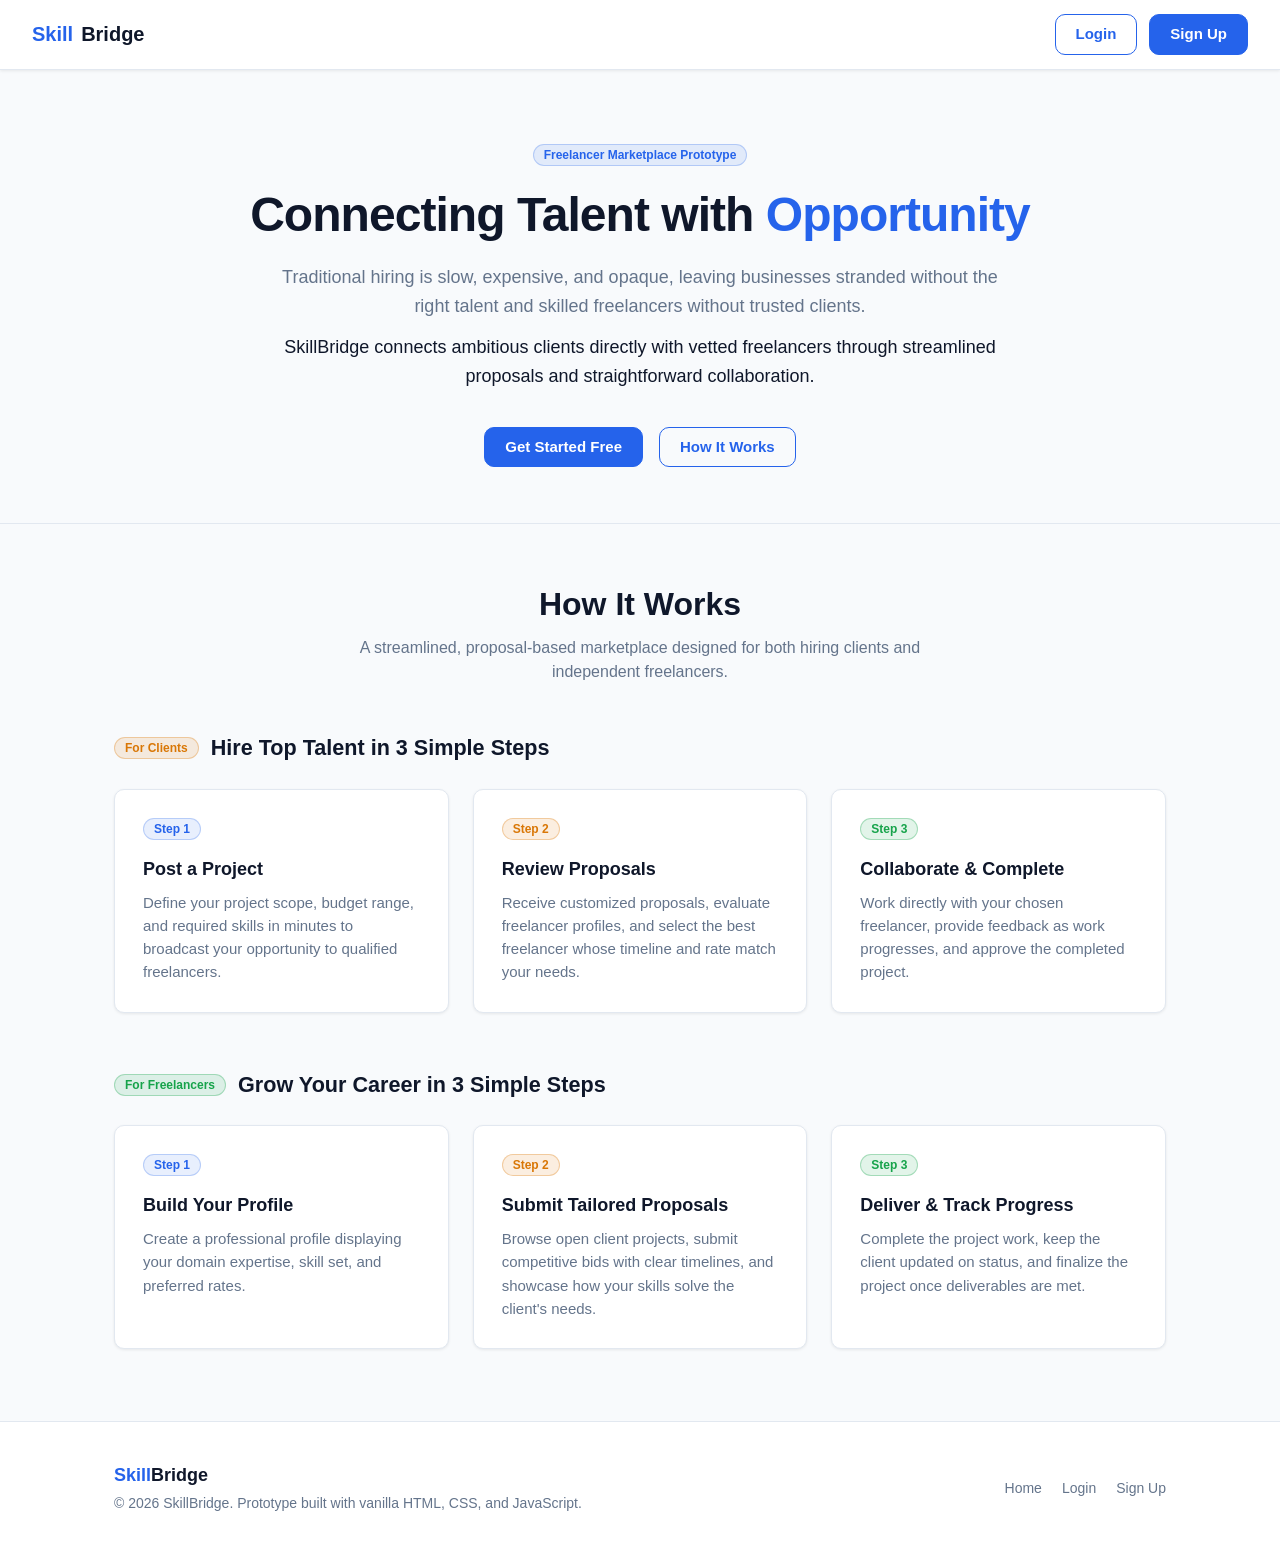
<file: index.html>
<!DOCTYPE html>
<html lang="en">
<head>
  <meta charset="UTF-8">
  <meta name="viewport" content="width=device-width, initial-scale=1.0">
  <meta name="description" content="SkillBridge - Freelancer Marketplace Prototype. Connecting clients and skilled freelancers through streamlined proposals and straightforward collaboration.">
  <title>SkillBridge - Freelancer Marketplace</title>
  <link rel="stylesheet" href="css/style.css">
  <style>
    /* Page-level layout styles reusing design tokens from style.css */
    .container {
      width: 100%;
      max-width: 1100px;
      margin: 0 auto;
      padding: 0 1.5rem;
    }

    /* Hero Section */
    .hero-section {
      padding: 4.5rem 0 3.5rem;
      text-align: center;
    }

    .hero-badge-wrap {
      margin-bottom: 1.25rem;
    }

    .hero-title {
      font-size: clamp(2rem, 5vw, 3rem);
      font-weight: 800;
      color: var(--color-text);
      line-height: 1.2;
      margin-bottom: 1.25rem;
      letter-spacing: -0.02em;
    }

    .hero-title span {
      color: var(--color-primary);
    }

    .hero-problem {
      font-size: 1.125rem;
      color: var(--color-text-muted);
      max-width: 720px;
      margin: 0 auto 0.75rem;
      line-height: 1.6;
    }

    .hero-solution {
      font-size: 1.125rem;
      font-weight: 500;
      color: var(--color-text);
      max-width: 720px;
      margin: 0 auto 2.25rem;
      line-height: 1.6;
    }

    .hero-actions {
      display: flex;
      justify-content: center;
      gap: 1rem;
      flex-wrap: wrap;
    }

    /* "How It Works" Section */
    .how-it-works-section {
      padding: 3.5rem 0 4.5rem;
      border-top: 1px solid var(--color-border);
    }

    .section-header {
      text-align: center;
      margin-bottom: 3rem;
    }

    .section-title {
      font-size: 2rem;
      font-weight: 700;
      color: var(--color-text);
      margin-bottom: 0.5rem;
    }

    .section-subtitle {
      font-size: 1rem;
      color: var(--color-text-muted);
      max-width: 620px;
      margin: 0 auto;
    }

    .track-block {
      margin-bottom: 3.5rem;
    }

    .track-block:last-child {
      margin-bottom: 0;
    }

    .track-header {
      display: flex;
      align-items: center;
      gap: 0.75rem;
      margin-bottom: 1.5rem;
    }

    .track-title {
      font-size: 1.35rem;
      font-weight: 700;
      color: var(--color-text);
    }

    /* Page-level CSS Grid per design requirements */
    .steps-grid {
      display: grid;
      grid-template-columns: repeat(3, 1fr);
      gap: 1.5rem;
    }

    .step-card {
      display: flex;
      flex-direction: column;
      height: 100%;
      padding: 1.75rem;
    }

    .step-card-header {
      display: flex;
      align-items: center;
      justify-content: space-between;
      margin-bottom: 1rem;
    }

    .step-title {
      font-size: 1.125rem;
      font-weight: 600;
      color: var(--color-text);
      margin-bottom: 0.5rem;
    }

    .step-desc {
      font-size: 0.9375rem;
      color: var(--color-text-muted);
      line-height: 1.55;
      flex-grow: 1;
    }

    /* Footer */
    .footer {
      background-color: var(--color-surface);
      border-top: 1px solid var(--color-border);
      padding: 2.5rem 0 2rem;
      margin-top: auto;
    }

    .footer-inner {
      display: flex;
      align-items: center;
      justify-content: space-between;
      flex-wrap: wrap;
      gap: 1.5rem;
    }

    .footer-brand {
      font-size: 1.125rem;
      font-weight: 700;
      color: var(--color-primary);
      text-decoration: none;
    }

    .footer-brand span {
      color: var(--color-text);
    }

    .footer-text {
      font-size: 0.875rem;
      color: var(--color-text-muted);
      margin-top: 0.25rem;
    }

    .footer-links {
      display: flex;
      align-items: center;
      gap: 1.25rem;
      list-style: none;
    }

    .footer-link {
      color: var(--color-text-muted);
      font-size: 0.875rem;
      text-decoration: none;
      transition: color 0.2s ease;
    }

    .footer-link:hover {
      color: var(--color-primary);
    }

    /* Responsive adjustments for tablet & mobile (~375px) */
    @media (max-width: 768px) {
      .steps-grid {
        grid-template-columns: 1fr;
        gap: 1rem;
      }

      .navbar {
        padding: 0.75rem 1rem;
      }

      .nav-brand {
        font-size: 1.125rem;
      }

      .nav-actions {
        gap: 0.5rem;
      }

      .btn {
        padding: 0.5rem 0.875rem;
        font-size: 0.875rem;
      }

      .hero-section {
        padding: 3rem 0 2.25rem;
      }

      .hero-problem,
      .hero-solution {
        font-size: 1rem;
      }

      .footer-inner {
        flex-direction: column;
        align-items: flex-start;
      }
    }

    @media (max-width: 400px) {
      .navbar {
        padding: 0.75rem 0.75rem;
      }

      .hero-actions {
        flex-direction: column;
        width: 100%;
      }

      .hero-actions .btn {
        width: 100%;
      }

      .step-card {
        padding: 1.25rem;
      }
    }
  </style>
</head>
<body>
  <!-- Navigation Bar (Flexbox layout) -->
  <header>
    <nav class="navbar" id="main-nav">
      <a href="index.html" class="nav-brand" id="brand-logo">
        Skill<span>Bridge</span>
      </a>
      <div class="nav-actions" id="nav-actions">
        <a href="login.html" class="btn btn-outline" id="nav-btn-login">Login</a>
        <a href="signup.html" class="btn btn-primary" id="nav-btn-signup">Sign Up</a>
      </div>
    </nav>
  </header>

  <!-- Hero Section -->
  <main>
    <section class="hero-section" id="hero">
      <div class="container">
        <div class="hero-badge-wrap">
          <span class="badge badge-open">Freelancer Marketplace Prototype</span>
        </div>
        <h1 class="hero-title" id="hero-heading">
          Connecting Talent with <span>Opportunity</span>
        </h1>
        <!-- One-sentence problem statement -->
        <p class="hero-problem" id="hero-problem-stmt">
          Traditional hiring is slow, expensive, and opaque, leaving businesses stranded without the right talent and skilled freelancers without trusted clients.
        </p>
        <!-- One-sentence product statement -->
        <p class="hero-solution" id="hero-solution-stmt">
          SkillBridge connects ambitious clients directly with vetted freelancers through streamlined proposals and straightforward collaboration.
        </p>
        <!-- Primary CTA linking to signup.html -->
        <div class="hero-actions">
          <a href="signup.html" class="btn btn-primary" id="hero-cta-signup">Get Started Free</a>
          <a href="#how-it-works" class="btn btn-outline" id="hero-cta-learn">How It Works</a>
        </div>
      </div>
    </section>

    <!-- How It Works Section (CSS Grid) -->
    <section class="how-it-works-section" id="how-it-works">
      <div class="container">
        <div class="section-header">
          <h2 class="section-title">How It Works</h2>
          <p class="section-subtitle">
            A streamlined, proposal-based marketplace designed for both hiring clients and independent freelancers.
          </p>
        </div>

        <!-- Track 1: 3 Steps for Clients -->
        <div class="track-block" id="client-steps">
          <div class="track-header">
            <span class="badge badge-in-progress">For Clients</span>
            <h3 class="track-title">Hire Top Talent in 3 Simple Steps</h3>
          </div>
          <div class="steps-grid">
            <article class="card step-card" id="client-step-1">
              <div class="step-card-header">
                <span class="badge badge-open">Step 1</span>
              </div>
              <h4 class="step-title">Post a Project</h4>
              <p class="step-desc">
                Define your project scope, budget range, and required skills in minutes to broadcast your opportunity to qualified freelancers.
              </p>
            </article>

            <article class="card step-card" id="client-step-2">
              <div class="step-card-header">
                <span class="badge badge-pending">Step 2</span>
              </div>
              <h4 class="step-title">Review Proposals</h4>
              <p class="step-desc">
                Receive customized proposals, evaluate freelancer profiles, and select the best freelancer whose timeline and rate match your needs.
              </p>
            </article>

            <article class="card step-card" id="client-step-3">
              <div class="step-card-header">
                <span class="badge badge-completed">Step 3</span>
              </div>
              <h4 class="step-title">Collaborate & Complete</h4>
              <p class="step-desc">
                Work directly with your chosen freelancer, provide feedback as work progresses, and approve the completed project.
              </p>
            </article>
          </div>
        </div>

        <!-- Track 2: 3 Steps for Freelancers -->
        <div class="track-block" id="freelancer-steps">
          <div class="track-header">
            <span class="badge badge-completed">For Freelancers</span>
            <h3 class="track-title">Grow Your Career in 3 Simple Steps</h3>
          </div>
          <div class="steps-grid">
            <article class="card step-card" id="freelancer-step-1">
              <div class="step-card-header">
                <span class="badge badge-open">Step 1</span>
              </div>
              <h4 class="step-title">Build Your Profile</h4>
              <p class="step-desc">
                Create a professional profile displaying your domain expertise, skill set, and preferred rates.
              </p>
            </article>

            <article class="card step-card" id="freelancer-step-2">
              <div class="step-card-header">
                <span class="badge badge-pending">Step 2</span>
              </div>
              <h4 class="step-title">Submit Tailored Proposals</h4>
              <p class="step-desc">
                Browse open client projects, submit competitive bids with clear timelines, and showcase how your skills solve the client's needs.
              </p>
            </article>

            <article class="card step-card" id="freelancer-step-3">
              <div class="step-card-header">
                <span class="badge badge-accepted">Step 3</span>
              </div>
              <h4 class="step-title">Deliver & Track Progress</h4>
              <p class="step-desc">
                Complete the project work, keep the client updated on status, and finalize the project once deliverables are met.
              </p>
            </article>
          </div>
        </div>
      </div>
    </section>
  </main>

  <!-- Simple Footer -->
  <footer class="footer" id="main-footer">
    <div class="container footer-inner">
      <div>
        <a href="index.html" class="footer-brand">
          Skill<span>Bridge</span>
        </a>
        <p class="footer-text">
          &copy; 2026 SkillBridge. Prototype built with vanilla HTML, CSS, and JavaScript.
        </p>
      </div>
      <ul class="footer-links">
        <li><a href="index.html" class="footer-link">Home</a></li>
        <li><a href="login.html" class="footer-link">Login</a></li>
        <li><a href="signup.html" class="footer-link">Sign Up</a></li>
      </ul>
    </div>
  </footer>

  <!-- Scripts -->
  <script src="js/storage.js"></script>
  <script src="js/utils.js"></script>
</body>
</html>
</file>
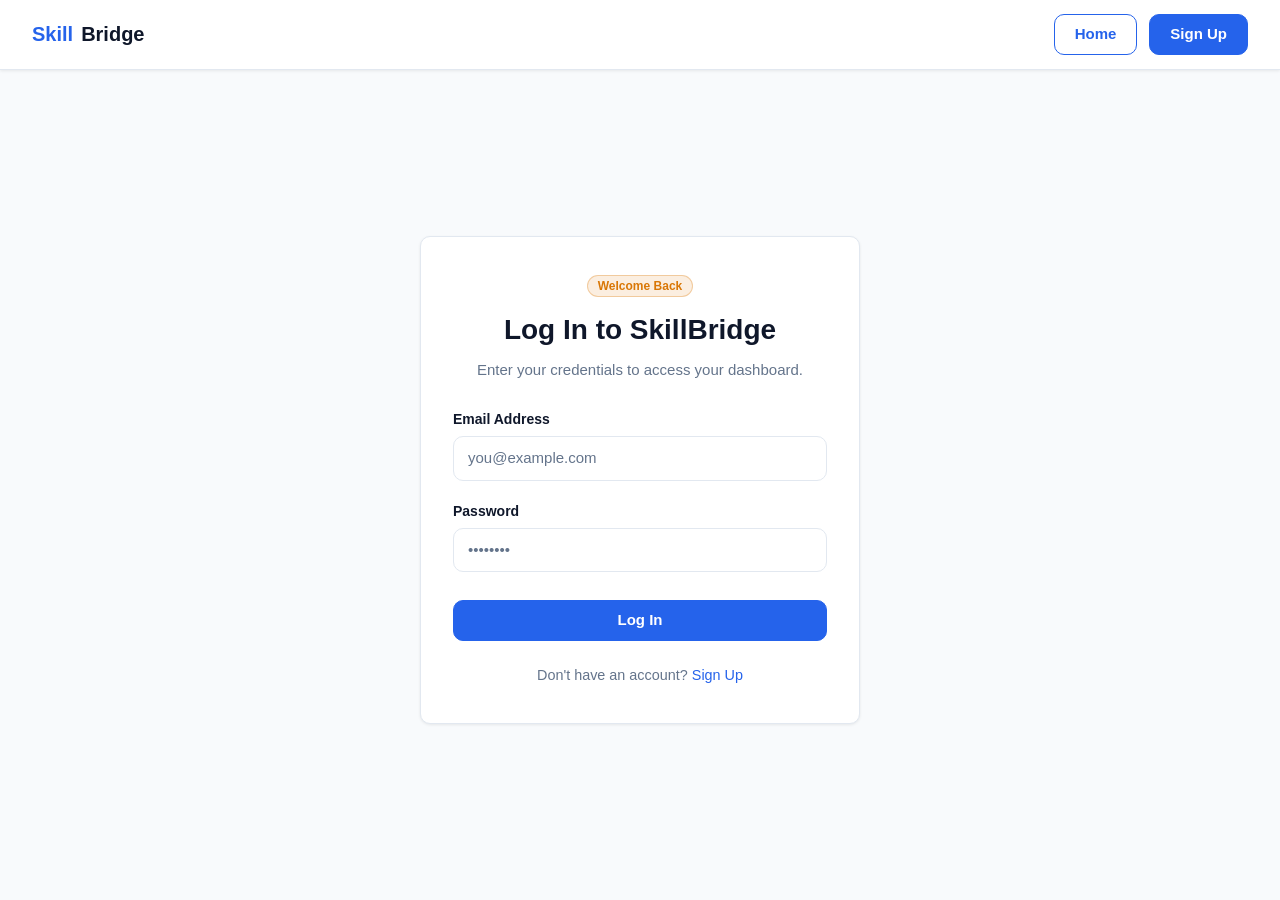
<file: admin-dashboard.html>
<!DOCTYPE html>
<html lang="en">
<head>
  <meta charset="UTF-8">
  <meta name="viewport" content="width=device-width, initial-scale=1.0">
  <title>Admin Dashboard - SkillBridge</title>
  <link rel="stylesheet" href="css/style.css">
  <style>
    .page-container { max-width: 1200px; margin: 0 auto; padding: 2.5rem 1.5rem 4rem; }
    .stats-grid { display: grid; grid-template-columns: repeat(auto-fit, minmax(160px, 1fr)); gap: 1rem; margin: 1.5rem 0 2.5rem; }
    .stat-card { padding: 1.25rem; }
    .stat-label { color: var(--color-text-muted); font-size: .875rem; margin-bottom: .5rem; }
    .stat-value { font-size: 2rem; font-weight: 800; }
    .table-wrap { overflow-x: auto; margin-bottom: 2.5rem; }
    table { width: 100%; border-collapse: collapse; min-width: 650px; }
    th, td { padding: .85rem; text-align: left; border-bottom: 1px solid var(--color-border); }
    th { color: var(--color-text-muted); font-size: .875rem; }
    td .btn { padding: .4rem .7rem; }
  </style>
  <script src="js/storage.js"></script>
  <script src="js/utils.js"></script>
  <script src="js/auth.js"></script>
  <script>
    // Guard access before loading or rendering admin data.
    const currentUser = requireRole('admin');
  </script>
  <script src="js/projects.js"></script>
  <script src="js/users.js"></script>
  <script src="js/admin.js"></script>
</head>
<body>
  <header>
    <nav class="navbar" id="top-navbar">
      <a href="index.html" class="nav-brand">Skill<span>Bridge</span></a>
      <div class="nav-actions"><button class="btn btn-outline" onclick="logout()">Logout</button></div>
    </nav>
  </header>
  <main class="page-container">
    <span class="badge badge-open">Administrator Area</span>
    <h1 style="margin-top: .75rem;">Admin Dashboard</h1>
    <p id="user-info" style="color: var(--color-text-muted);">Logged in as: <span id="user-display"></span></p>

    <section id="admin-stats" class="stats-grid" aria-label="Marketplace statistics"></section>

    <section>
      <h2>Users</h2>
      <div class="table-wrap"><table>
        <thead><tr><th>Name</th><th>Email</th><th>Role</th><th>Created</th><th>Action</th></tr></thead>
        <tbody id="users-table-body"></tbody>
      </table></div>
    </section>
    <section>
      <h2>Projects</h2>
      <div class="table-wrap"><table>
        <thead><tr><th>Title</th><th>Client</th><th>Status</th><th>Budget</th><th>Action</th></tr></thead>
        <tbody id="projects-table-body"></tbody>
      </table></div>
    </section>
    <section>
      <h2>Proposals</h2>
      <div class="table-wrap"><table>
        <thead><tr><th>Project</th><th>Freelancer</th><th>Bid Amount</th><th>Status</th></tr></thead>
        <tbody id="proposals-table-body"></tbody>
      </table></div>
    </section>
  </main>
  <script>
    if (currentUser) {
      document.getElementById('user-display').textContent = `${currentUser.name} (${currentUser.role})`;
      renderAdminDashboard();
    }
  </script>
</body>
</html>
</file>
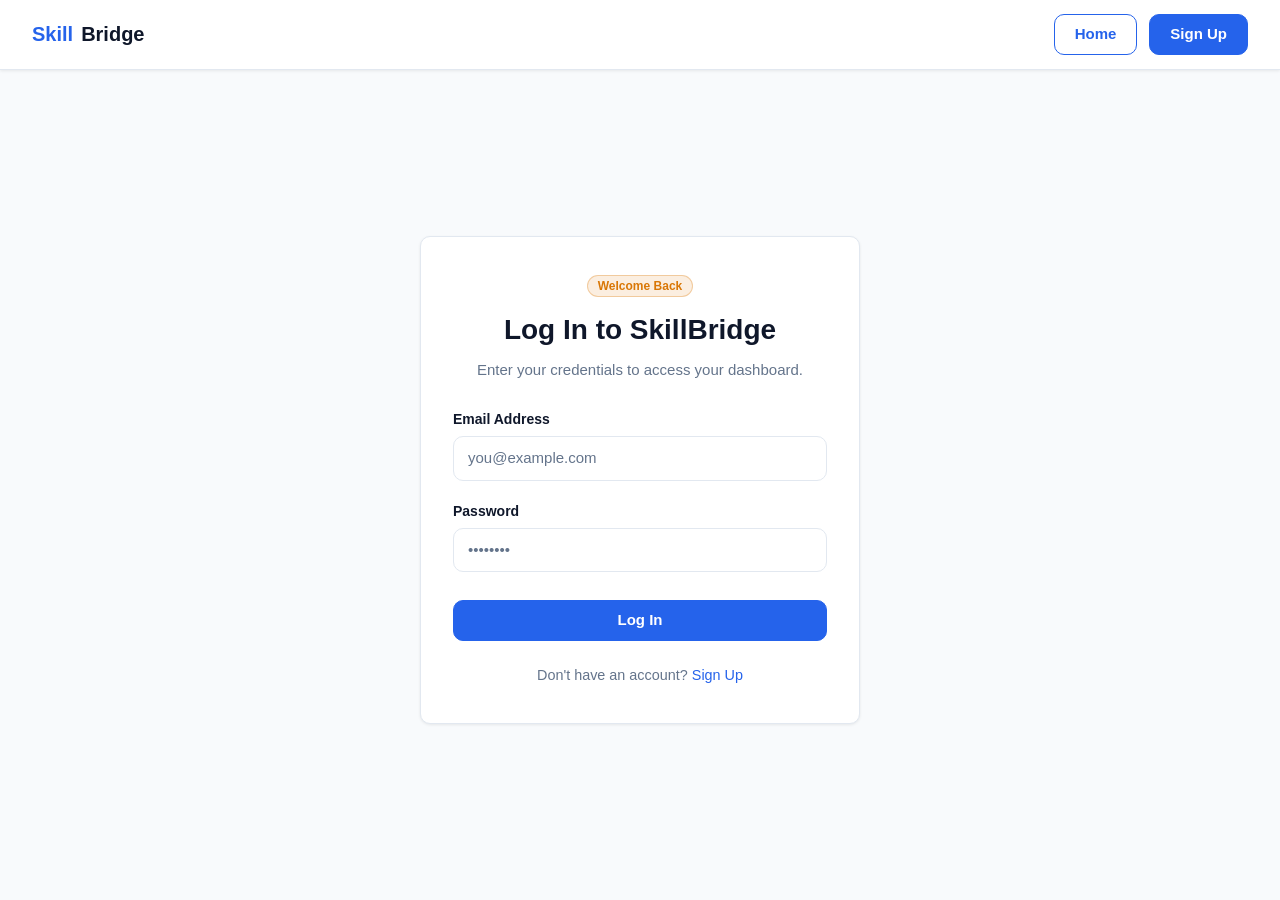
<file: browse-freelancers.html>
<!DOCTYPE html>
<html lang="en">
<head>
  <meta charset="UTF-8">
  <meta name="viewport" content="width=device-width, initial-scale=1.0">
  <title>Browse Freelancers - SkillBridge</title>
  <link rel="stylesheet" href="css/style.css">
  <style>
    .page-container {
      max-width: 1100px;
      margin: 0 auto;
      padding: 2.5rem 1.5rem 4rem;
    }
    .freelancers-grid {
      display: grid;
      grid-template-columns: repeat(auto-fill, minmax(320px, 1fr));
      gap: 1.5rem;
    }
    .filter-controls { display: grid; grid-template-columns: repeat(auto-fit, minmax(240px, 1fr)); gap: 1rem; margin: 1.5rem 0; }
    .filter-controls label { display: block; font-weight: 600; margin-bottom: .4rem; }
  </style>
  <script src="js/storage.js"></script>
  <script src="js/utils.js"></script>
  <script src="js/auth.js"></script>
  <script src="js/users.js"></script>
  <script src="js/ui.js"></script>
  <script>
    // Route guard: clients can browse freelancers
    const currentUser = requireRole('client');
  </script>
</head>
<body>
  <!-- Navigation Bar -->
  <header>
    <nav class="navbar" id="top-navbar">
      <a href="index.html" class="nav-brand" id="brand-logo">
        Skill<span>Bridge</span>
      </a>
      <ul class="nav-links">
        <li><a href="client-dashboard.html" class="nav-link">Dashboard</a></li>
        <li><a href="my-projects.html" class="nav-link">My Projects</a></li>
        <li><a href="post-project.html" class="nav-link">Post a Project</a></li>
        <li><a href="browse-freelancers.html" class="nav-link active">Browse Freelancers</a></li>
      </ul>
      <div class="nav-actions">
        <button id="logout-btn" class="btn btn-outline" onclick="logout()">Logout</button>
      </div>
    </nav>
  </header>

  <main class="page-container">
    <div style="margin-bottom: 2rem;">
      <div style="margin-bottom: 0.5rem;">
        <span class="badge badge-accepted">Talent Directory</span>
      </div>
      <h1 style="font-size: 2rem; font-weight: 800; color: var(--color-text); margin-bottom: 0.25rem;">
        Browse Freelancers
      </h1>
      <p style="color: var(--color-text-muted); font-size: 0.9375rem;">
        Discover independent professionals with expertise across development, design, content, and more.
      </p>
    </div>

    <div class="filter-controls" role="search" aria-label="Filter freelancers">
      <div><label for="freelancer-keyword">Keyword</label><input class="input" id="freelancer-keyword" type="search" placeholder="Search names or bios"></div>
      <div><label for="freelancer-skill">Skill</label><input class="input" id="freelancer-skill" type="search" placeholder="Filter by skill"></div>
    </div>

    <!-- Freelancers Grid Container -->
    <div id="freelancers-container" class="freelancers-grid">
      <!-- Populated via js/users.js renderFreelancerList -->
    </div>
  </main>

  <script>
    if (currentUser) {
      const container = document.getElementById('freelancers-container');
      const keywordInput = document.getElementById('freelancer-keyword');
      const skillInput = document.getElementById('freelancer-skill');
      const renderFreelancers = () => {
        const filtered = filterFreelancers(getFreelancers(), {
          keyword: keywordInput.value,
          skill: skillInput.value
        });
        if (filtered.length === 0 && (keywordInput.value.trim() || skillInput.value.trim())) {
          renderEmptyState(container, { title: 'No matching freelancers', message: 'Try changing or clearing your filters.' });
          return;
        }
        renderFreelancerList(container, filtered);
      };
      keywordInput.addEventListener('input', renderFreelancers);
      skillInput.addEventListener('input', renderFreelancers);
      renderFreelancers();
    }
  </script>
</body>
</html>
</file>
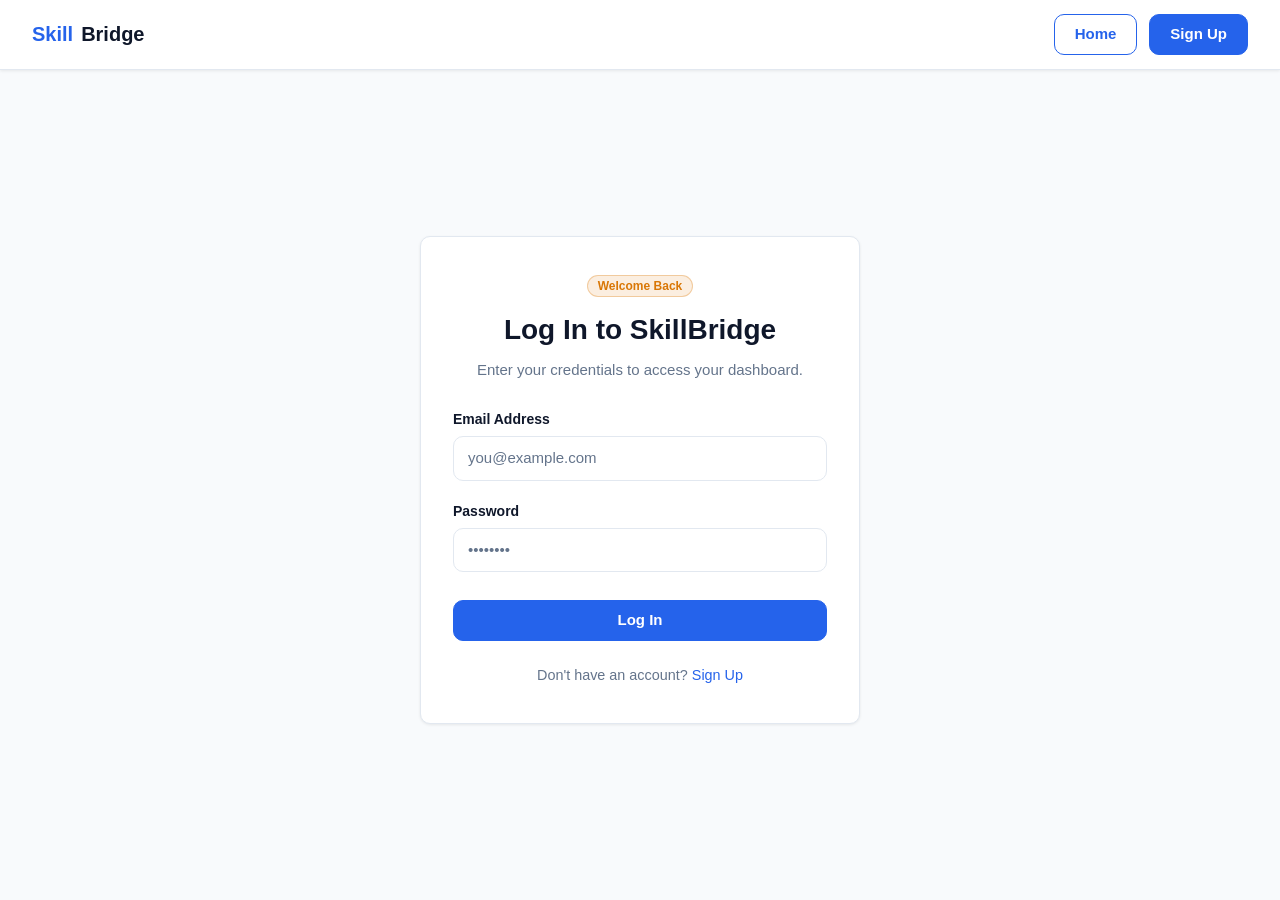
<file: browse-projects.html>
<!DOCTYPE html>
<html lang="en">
<head>
  <meta charset="UTF-8">
  <meta name="viewport" content="width=device-width, initial-scale=1.0">
  <title>Browse Open Projects - SkillBridge</title>
  <link rel="stylesheet" href="css/style.css">
  <style>
    .page-container {
      max-width: 1100px;
      margin: 0 auto;
      padding: 2.5rem 1.5rem 4rem;
    }
    .projects-grid {
      display: grid;
      grid-template-columns: repeat(auto-fill, minmax(320px, 1fr));
      gap: 1.5rem;
    }
    .filter-controls { display: grid; grid-template-columns: repeat(auto-fit, minmax(240px, 1fr)); gap: 1rem; margin: 1.5rem 0; }
    .filter-controls label { display: block; font-weight: 600; margin-bottom: .4rem; }
  </style>
  <script src="js/storage.js"></script>
  <script src="js/utils.js"></script>
  <script src="js/auth.js"></script>
  <script src="js/projects.js"></script>
  <script src="js/ui.js"></script>
  <script>
    // Route guard: only freelancers can browse projects through this view
    const currentUser = requireRole('freelancer');
  </script>
</head>
<body>
  <!-- Navigation Bar -->
  <header>
    <nav class="navbar" id="top-navbar">
      <a href="index.html" class="nav-brand" id="brand-logo">
        Skill<span>Bridge</span>
      </a>
      <ul class="nav-links">
        <li><a href="freelancer-dashboard.html" class="nav-link">Dashboard</a></li>
        <li><a href="browse-projects.html" class="nav-link active">Browse Projects</a></li>
        <li><a href="my-proposals.html" class="nav-link">My Proposals</a></li>
        <li><a href="my-profile.html" class="nav-link">My Profile</a></li>
      </ul>
      <div class="nav-actions">
        <button id="logout-btn" class="btn btn-outline" onclick="logout()">Logout</button>
      </div>
    </nav>
  </header>

  <main class="page-container">
    <div style="margin-bottom: 2rem;">
      <div style="margin-bottom: 0.5rem;">
        <span class="badge badge-open">Marketplace Listings</span>
      </div>
      <h1 style="font-size: 2rem; font-weight: 800; color: var(--color-text); margin-bottom: 0.25rem;">
        Browse Open Projects
      </h1>
      <p style="color: var(--color-text-muted); font-size: 0.9375rem;">
        Discover open opportunities, match your skills with client requirements, and submit competitive proposals.
      </p>
    </div>

    <div class="filter-controls" role="search" aria-label="Filter open projects">
      <div><label for="project-keyword">Keyword</label><input class="input" id="project-keyword" type="search" placeholder="Search titles or descriptions"></div>
      <div><label for="project-skill">Skill</label><input class="input" id="project-skill" type="search" placeholder="Filter by required skill"></div>
    </div>

    <!-- Projects Grid Container -->
    <div id="open-projects-container" class="projects-grid">
      <!-- Populated via js/projects.js renderProjectList with targetPage: 'project-view.html' -->
    </div>
  </main>

  <script>
    if (currentUser) {
      const container = document.getElementById('open-projects-container');
      const keywordInput = document.getElementById('project-keyword');
      const skillInput = document.getElementById('project-skill');
      const renderProjects = () => {
        const filtered = filterProjects(getOpenProjects(), {
          keyword: keywordInput.value,
          skill: skillInput.value
        });
        if (filtered.length === 0 && (keywordInput.value.trim() || skillInput.value.trim())) {
          renderEmptyState(container, { title: 'No matching projects', message: 'Try changing or clearing your filters.' });
          return;
        }
        renderProjectList(container, filtered, {
          targetPage: 'project-view.html',
          emptyTitle: 'No Open Projects Available',
          emptyMessage: 'There are currently no active projects accepting proposals. Check back soon for new opportunities!',
          emptyCtaText: null
        });
      };
      keywordInput.addEventListener('input', renderProjects);
      skillInput.addEventListener('input', renderProjects);
      renderProjects();
    }
  </script>
</body>
</html>
</file>
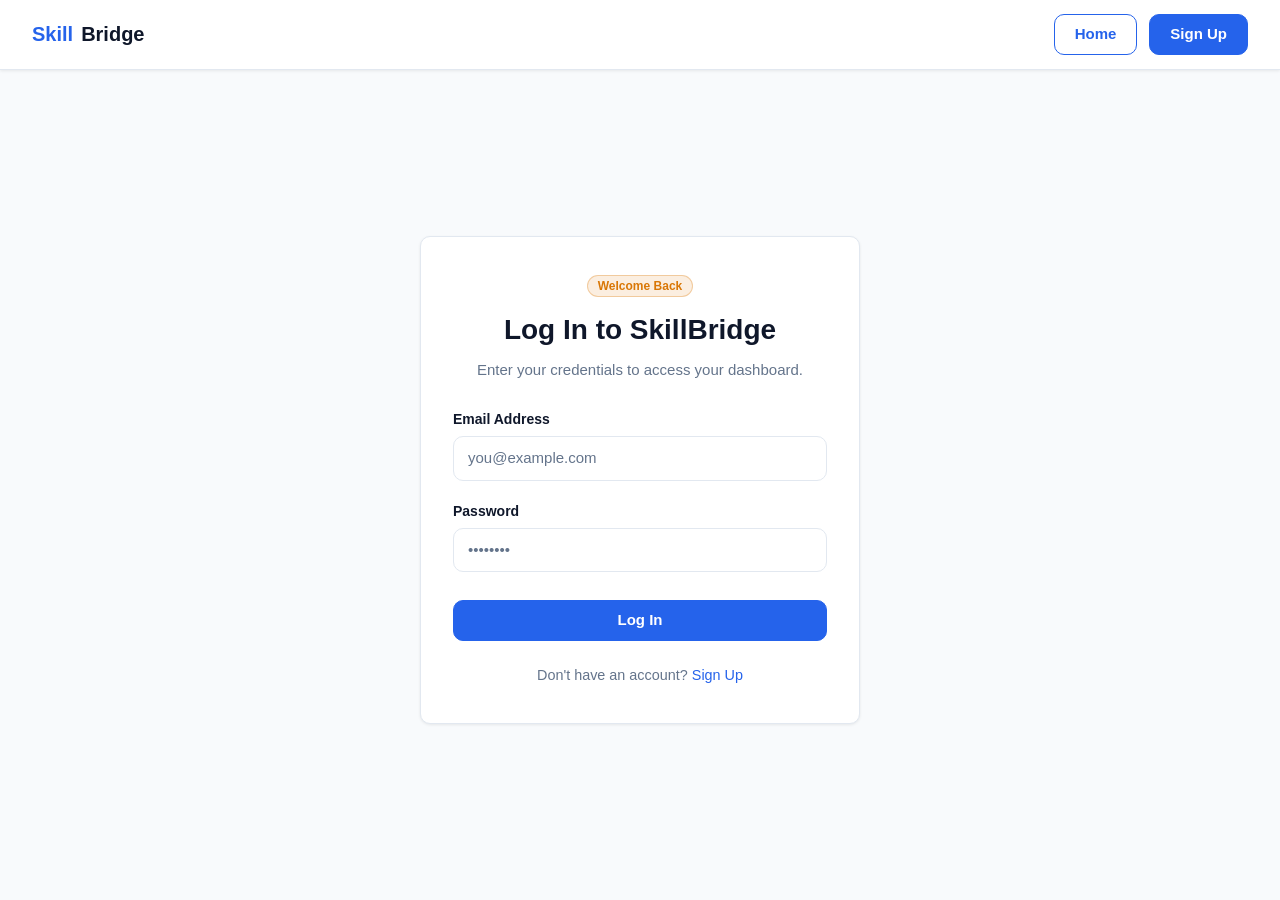
<file: client-dashboard.html>
<!DOCTYPE html>
<html lang="en">
<head>
  <meta charset="UTF-8">
  <meta name="viewport" content="width=device-width, initial-scale=1.0">
  <title>Client Dashboard - SkillBridge</title>
  <link rel="stylesheet" href="css/style.css">
  <style>
    .page-container {
      max-width: 1100px;
      margin: 0 auto;
      padding: 2.5rem 1.5rem 4rem;
    }
    .stats-grid {
      display: grid;
      grid-template-columns: repeat(auto-fit, minmax(220px, 1fr));
      gap: 1.25rem;
      margin-bottom: 2.5rem;
    }
    .stat-card {
      padding: 1.5rem;
    }
    .stat-label {
      font-size: 0.875rem;
      color: var(--color-text-muted);
      margin-bottom: 0.5rem;
      font-weight: 500;
    }
    .stat-value {
      font-size: 2.25rem;
      font-weight: 800;
      color: var(--color-text);
      line-height: 1;
    }
    .shortcuts-grid {
      display: grid;
      grid-template-columns: repeat(auto-fit, minmax(300px, 1fr));
      gap: 1.5rem;
      margin-bottom: 2.5rem;
    }
    .shortcut-card {
      display: flex;
      flex-direction: column;
      justify-content: space-between;
      padding: 1.75rem;
    }
  </style>
  <script src="js/storage.js"></script>
  <script src="js/utils.js"></script>
  <script src="js/auth.js"></script>
  <script src="js/projects.js"></script>
  <script src="js/users.js"></script>
  <script>
    // Route guard: ensures only logged-in client can access
    const currentUser = requireRole('client');
  </script>
</head>
<body>
  <!-- Navigation Bar -->
  <header>
    <nav class="navbar" id="top-navbar">
      <a href="index.html" class="nav-brand" id="brand-logo">
        Skill<span>Bridge</span>
      </a>
      <ul class="nav-links">
        <li><a href="client-dashboard.html" class="nav-link active">Dashboard</a></li>
        <li><a href="my-projects.html" class="nav-link">My Projects</a></li>
        <li><a href="post-project.html" class="nav-link">Post a Project</a></li>
        <li><a href="browse-freelancers.html" class="nav-link">Browse Freelancers</a></li>
      </ul>
      <div class="nav-actions">
        <button id="logout-btn" class="btn btn-outline" onclick="logout()">Logout</button>
      </div>
    </nav>
  </header>

  <main class="page-container">
    <!-- Welcome Header -->
    <div style="margin-bottom: 2rem;">
      <div style="margin-bottom: 0.5rem;">
        <span class="badge badge-in-progress">Client Portal</span>
      </div>
      <h1 id="welcome-heading" style="font-size: 2.25rem; font-weight: 800; color: var(--color-text); margin-bottom: 0.5rem; letter-spacing: -0.02em;">
        Welcome back, <span id="client-name">Client</span>!
      </h1>
      <p id="user-info" style="color: var(--color-text-muted); font-size: 1rem;">
        Logged in as: <span id="user-display">Loading...</span>
      </p>
    </div>

    <!-- Quick Stats -->
    <section class="stats-grid" id="stats-section">
      <div class="card stat-card">
        <div class="stat-label">Total Projects Posted</div>
        <div class="stat-value" id="stat-projects-count">0</div>
      </div>
      <div class="card stat-card">
        <div class="stat-label">Total Proposals Received</div>
        <div class="stat-value" style="color: var(--color-primary);" id="stat-proposals-count">0</div>
      </div>
      <div class="card stat-card">
        <div class="stat-label">Active / Open Projects</div>
        <div class="stat-value" style="color: var(--color-accent);" id="stat-open-count">0</div>
      </div>
    </section>

    <!-- Shortcut Cards -->
    <section>
      <h2 style="font-size: 1.375rem; font-weight: 700; color: var(--color-text); margin-bottom: 1.25rem;">
        Quick Actions
      </h2>
      <div class="shortcuts-grid">
        <div class="card shortcut-card">
          <div>
            <div style="width: 40px; height: 40px; border-radius: var(--radius); background-color: rgba(37,99,235,0.1); color: var(--color-primary); display: flex; align-items: center; justify-content: center; font-weight: 700; margin-bottom: 1rem;">
              +
            </div>
            <h3 style="font-size: 1.25rem; font-weight: 700; color: var(--color-text); margin-bottom: 0.5rem;">
              Post a Project
            </h3>
            <p style="color: var(--color-text-muted); font-size: 0.9375rem; line-height: 1.5; margin-bottom: 1.5rem;">
              Create a new project listing with your budget, required skills, and deadline to attract qualified freelancers.
            </p>
          </div>
          <a href="post-project.html" class="btn btn-primary" id="btn-shortcut-post">
            Post a Project &rarr;
          </a>
        </div>

        <div class="card shortcut-card">
          <div>
            <div style="width: 40px; height: 40px; border-radius: var(--radius); background-color: rgba(22,163,74,0.1); color: var(--color-accent); display: flex; align-items: center; justify-content: center; font-weight: 700; margin-bottom: 1rem;">
              &#9776;
            </div>
            <h3 style="font-size: 1.25rem; font-weight: 700; color: var(--color-text); margin-bottom: 0.5rem;">
              My Projects
            </h3>
            <p style="color: var(--color-text-muted); font-size: 0.9375rem; line-height: 1.5; margin-bottom: 1.5rem;">
              View all of your posted projects, monitor status, and review proposals submitted by freelancers.
            </p>
          </div>
          <a href="my-projects.html" class="btn btn-outline" id="btn-shortcut-my-projects">
            View My Projects &rarr;
          </a>
        </div>

        <div class="card shortcut-card">
          <div>
            <div style="width: 40px; height: 40px; border-radius: var(--radius); background-color: rgba(217,119,6,0.1); color: var(--color-warning); display: flex; align-items: center; justify-content: center; font-weight: 700; margin-bottom: 1rem;">
              &#9733;
            </div>
            <h3 style="font-size: 1.25rem; font-weight: 700; color: var(--color-text); margin-bottom: 0.5rem;">
              Browse Freelancers
            </h3>
            <p style="color: var(--color-text-muted); font-size: 0.9375rem; line-height: 1.5; margin-bottom: 1.5rem;">
              Discover vetted independent freelancers across development, design, and writing domains.
            </p>
          </div>
          <a href="browse-freelancers.html" class="btn btn-outline" id="btn-shortcut-browse">
            Browse Freelancers &rarr;
          </a>
        </div>
      </div>
    </section>

    <!-- Recent Projects Preview -->
    <section style="margin-top: 1rem;">
      <div style="display: flex; justify-content: space-between; align-items: center; margin-bottom: 1.25rem;">
        <h2 style="font-size: 1.375rem; font-weight: 700; color: var(--color-text);">
          Recent Projects
        </h2>
        <a href="my-projects.html" style="font-size: 0.9rem; font-weight: 600;">View all &rarr;</a>
      </div>
      <div id="recent-projects-grid" style="display: grid; grid-template-columns: repeat(auto-fit, minmax(300px, 1fr)); gap: 1.25rem;">
        <!-- Populated via script -->
      </div>
    </section>
  </main>

  <script>
    if (currentUser) {
      document.getElementById('client-name').textContent = currentUser.name || 'Client';
      document.getElementById('user-display').textContent = `${currentUser.name} (${currentUser.role})`;
      document.getElementById('user-info').textContent = `Logged in as: ${currentUser.name} (${currentUser.role})`;

      // Fetch client projects
      const myProjects = getMyProjects(currentUser.id);
      document.getElementById('stat-projects-count').textContent = myProjects.length;

      // Calculate total proposals across my projects
      const totalProposals = myProjects.reduce((acc, p) => acc + getProjectProposals(p.id).length, 0);
      document.getElementById('stat-proposals-count').textContent = totalProposals;

      // Open projects count
      const openCount = myProjects.filter(p => p.status === 'OPEN').length;
      document.getElementById('stat-open-count').textContent = openCount;

      // Render up to 3 recent projects
      const recentContainer = document.getElementById('recent-projects-grid');
      renderProjectList(recentContainer, myProjects.slice(0, 3));
    }
  </script>
</body>
</html>
</file>
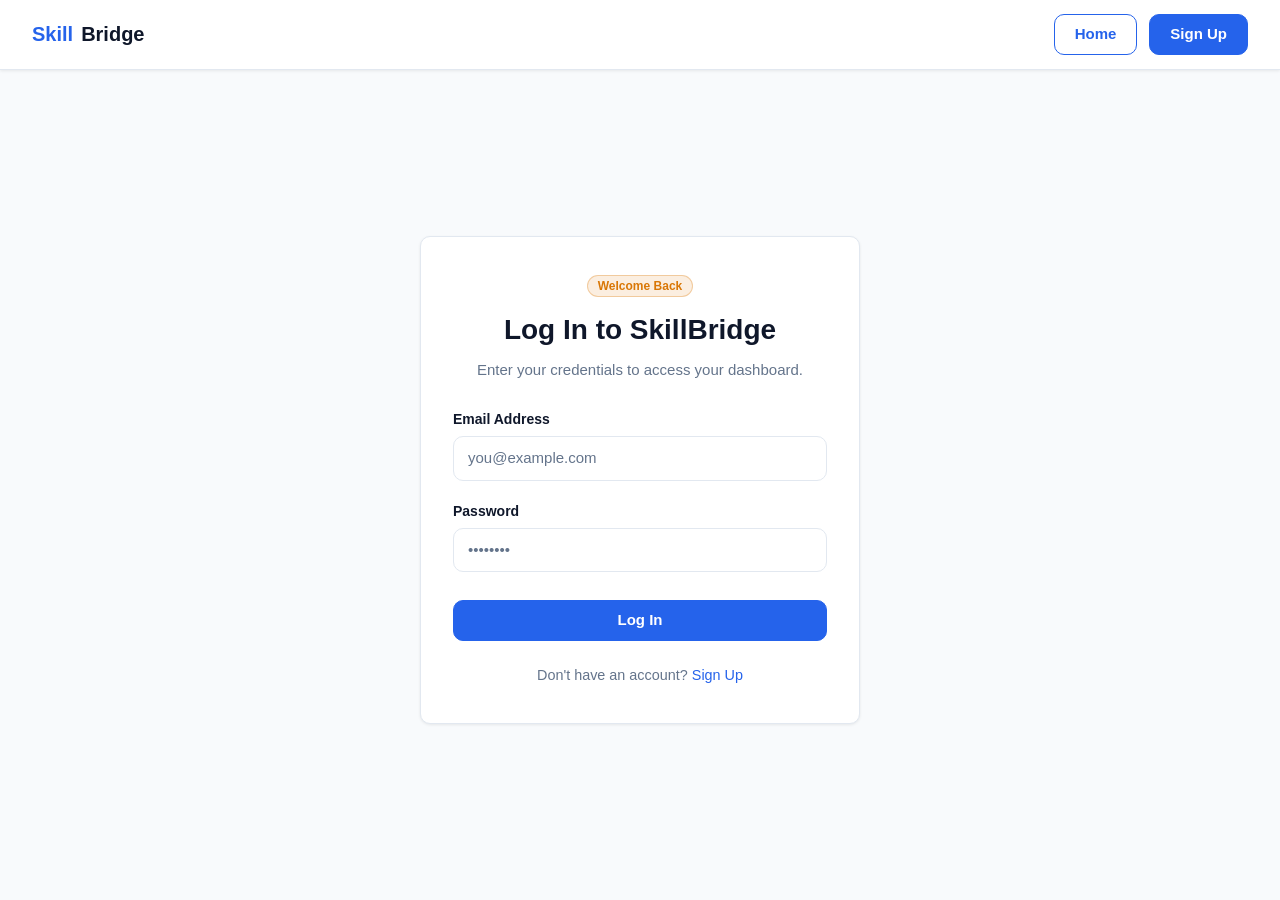
<file: freelancer-dashboard.html>
<!DOCTYPE html>
<html lang="en">
<head>
  <meta charset="UTF-8">
  <meta name="viewport" content="width=device-width, initial-scale=1.0">
  <title>Freelancer Dashboard - SkillBridge</title>
  <link rel="stylesheet" href="css/style.css">
  <style>
    .page-container {
      max-width: 1100px;
      margin: 0 auto;
      padding: 2.5rem 1.5rem 4rem;
    }
    .stats-grid {
      display: grid;
      grid-template-columns: repeat(auto-fit, minmax(220px, 1fr));
      gap: 1.25rem;
      margin-bottom: 2.5rem;
    }
    .stat-card {
      padding: 1.5rem;
    }
    .stat-label {
      font-size: 0.875rem;
      color: var(--color-text-muted);
      margin-bottom: 0.5rem;
      font-weight: 500;
    }
    .stat-value {
      font-size: 2.25rem;
      font-weight: 800;
      color: var(--color-text);
      line-height: 1;
    }
    .shortcuts-grid {
      display: grid;
      grid-template-columns: repeat(auto-fit, minmax(300px, 1fr));
      gap: 1.5rem;
      margin-bottom: 2.5rem;
    }
    .shortcut-card {
      display: flex;
      flex-direction: column;
      justify-content: space-between;
      padding: 1.75rem;
    }
  </style>
  <script src="js/storage.js"></script>
  <script src="js/utils.js"></script>
  <script src="js/auth.js"></script>
  <script src="js/projects.js"></script>
  <script src="js/users.js"></script>
  <script>
    // Route guard: ensures only logged-in freelancer can access
    const currentUser = requireRole('freelancer');
  </script>
</head>
<body>
  <!-- Navigation Bar -->
  <header>
    <nav class="navbar" id="top-navbar">
      <a href="index.html" class="nav-brand" id="brand-logo">
        Skill<span>Bridge</span>
      </a>
      <ul class="nav-links">
        <li><a href="freelancer-dashboard.html" class="nav-link active">Dashboard</a></li>
        <li><a href="browse-projects.html" class="nav-link">Browse Projects</a></li>
        <li><a href="my-proposals.html" class="nav-link">My Proposals</a></li>
        <li><a href="my-profile.html" class="nav-link">My Profile</a></li>
      </ul>
      <div class="nav-actions">
        <button id="logout-btn" class="btn btn-outline" onclick="logout()">Logout</button>
      </div>
    </nav>
  </header>

  <main class="page-container">
    <!-- Welcome Header -->
    <div style="margin-bottom: 2rem;">
      <div style="margin-bottom: 0.5rem;">
        <span class="badge badge-accepted">Freelancer Portal</span>
      </div>
      <h1 id="welcome-heading" style="font-size: 2.25rem; font-weight: 800; color: var(--color-text); margin-bottom: 0.5rem; letter-spacing: -0.02em;">
        Welcome back, <span id="freelancer-name">Freelancer</span>!
      </h1>
      <p id="user-info" style="color: var(--color-text-muted); font-size: 1rem;">
        Logged in as: <span id="user-display">Loading...</span>
      </p>
    </div>

    <!-- Quick Stats -->
    <section class="stats-grid" id="stats-section">
      <div class="card stat-card">
        <div class="stat-label">Proposals Submitted</div>
        <div class="stat-value" id="stat-proposals-submitted">0</div>
      </div>
      <div class="card stat-card">
        <div class="stat-label">Proposals Accepted</div>
        <div class="stat-value" style="color: var(--color-accent);" id="stat-proposals-accepted">0</div>
      </div>
      <div class="card stat-card">
        <div class="stat-label">Open Projects Available</div>
        <div class="stat-value" style="color: var(--color-primary);" id="stat-open-projects">0</div>
      </div>
    </section>

    <!-- Shortcut Cards -->
    <section>
      <h2 style="font-size: 1.375rem; font-weight: 700; color: var(--color-text); margin-bottom: 1.25rem;">
        Quick Actions
      </h2>
      <div class="shortcuts-grid">
        <div class="card shortcut-card">
          <div>
            <div style="width: 40px; height: 40px; border-radius: var(--radius); background-color: rgba(37,99,235,0.1); color: var(--color-primary); display: flex; align-items: center; justify-content: center; font-weight: 700; margin-bottom: 1rem;">
              &#128269;
            </div>
            <h3 style="font-size: 1.25rem; font-weight: 700; color: var(--color-text); margin-bottom: 0.5rem;">
              Browse Projects
            </h3>
            <p style="color: var(--color-text-muted); font-size: 0.9375rem; line-height: 1.5; margin-bottom: 1.5rem;">
              Explore open client project listings, review budgets and skill requirements, and find your next engagement.
            </p>
          </div>
          <a href="browse-projects.html" class="btn btn-primary" id="btn-shortcut-browse-projects">
            Browse Projects &rarr;
          </a>
        </div>

        <div class="card shortcut-card">
          <div>
            <div style="width: 40px; height: 40px; border-radius: var(--radius); background-color: rgba(22,163,74,0.1); color: var(--color-accent); display: flex; align-items: center; justify-content: center; font-weight: 700; margin-bottom: 1rem;">
              &#9998;
            </div>
            <h3 style="font-size: 1.25rem; font-weight: 700; color: var(--color-text); margin-bottom: 0.5rem;">
              Edit Profile
            </h3>
            <p style="color: var(--color-text-muted); font-size: 0.9375rem; line-height: 1.5; margin-bottom: 1.5rem;">
              Highlight your expertise, update your professional bio, list your key skills, and show off your portfolio.
            </p>
          </div>
          <a href="my-profile.html" class="btn btn-outline" id="btn-shortcut-profile">
            Edit Profile &rarr;
          </a>
        </div>

        <div class="card shortcut-card">
          <div>
            <div style="width: 40px; height: 40px; border-radius: var(--radius); background-color: rgba(217,119,6,0.1); color: var(--color-warning); display: flex; align-items: center; justify-content: center; font-weight: 700; margin-bottom: 1rem;">
              &#128196;
            </div>
            <h3 style="font-size: 1.25rem; font-weight: 700; color: var(--color-text); margin-bottom: 0.5rem;">
              My Proposals
            </h3>
            <p style="color: var(--color-text-muted); font-size: 0.9375rem; line-height: 1.5; margin-bottom: 1.5rem;">
              Track the progress of your submitted proposals, review bid statuses, and communicate with clients.
            </p>
          </div>
          <a href="my-proposals.html" class="btn btn-outline" id="btn-shortcut-proposals">
            View Proposals &rarr;
          </a>
        </div>
      </div>
    </section>

    <!-- Available Projects Preview -->
    <section style="margin-top: 1rem;">
      <div style="display: flex; justify-content: space-between; align-items: center; margin-bottom: 1.25rem;">
        <h2 style="font-size: 1.375rem; font-weight: 700; color: var(--color-text);">
          Featured Open Projects
        </h2>
        <a href="browse-projects.html" style="font-size: 0.9rem; font-weight: 600;">View all &rarr;</a>
      </div>
      <div id="open-projects-grid" style="display: grid; grid-template-columns: repeat(auto-fit, minmax(300px, 1fr)); gap: 1.25rem;">
        <!-- Populated via script -->
      </div>
    </section>
  </main>

  <script>
    if (currentUser) {
      document.getElementById('freelancer-name').textContent = currentUser.name || 'Freelancer';
      document.getElementById('user-display').textContent = `${currentUser.name} (${currentUser.role})`;
      document.getElementById('user-info').textContent = `Logged in as: ${currentUser.name} (${currentUser.role})`;

      // Proposals stats
      const myProposals = getAll('proposals').filter(p => String(p.freelancerId) === String(currentUser.id));
      document.getElementById('stat-proposals-submitted').textContent = myProposals.length;
      const acceptedCount = myProposals.filter(p => String(p.status).toUpperCase() === 'ACCEPTED').length;
      document.getElementById('stat-proposals-accepted').textContent = acceptedCount;

      // Open projects count
      const openProjects = getOpenProjects();
      document.getElementById('stat-open-projects').textContent = openProjects.length;

      // Render top 3 open projects with targetPage 'project-view.html'
      const openContainer = document.getElementById('open-projects-grid');
      renderProjectList(openContainer, openProjects.slice(0, 3), {
        targetPage: 'project-view.html',
        emptyTitle: 'No Open Projects Available',
        emptyMessage: 'Check back soon! When clients publish projects, they will be listed here.',
        emptyCtaText: null
      });
    }
  </script>
</body>
</html>
</file>
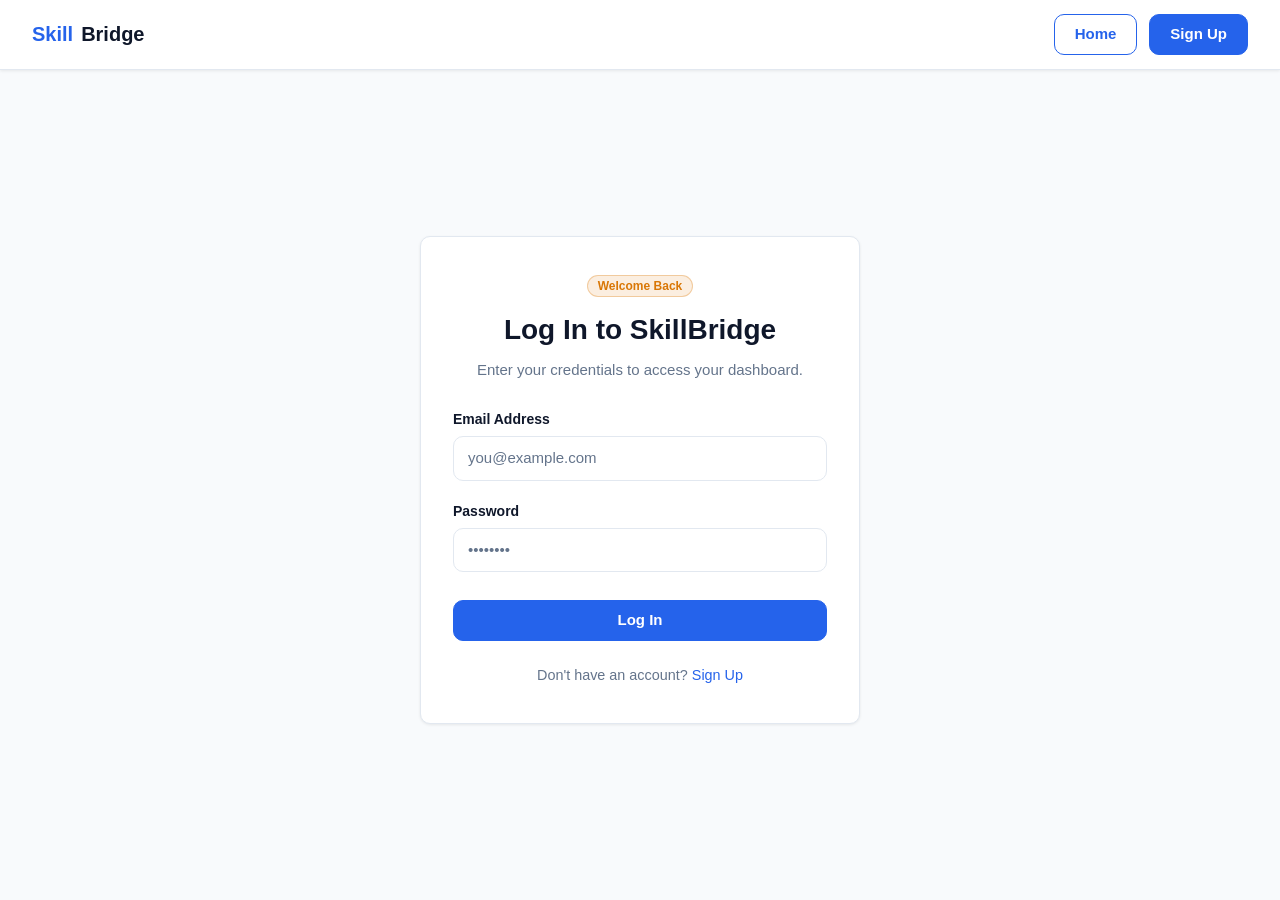
<file: freelancer-profile.html>
<!DOCTYPE html>
<html lang="en">
<head>
  <meta charset="UTF-8">
  <meta name="viewport" content="width=device-width, initial-scale=1.0">
  <title>Freelancer Profile - SkillBridge</title>
  <link rel="stylesheet" href="css/style.css">
  <style>
    .page-container {
      max-width: 900px;
      margin: 0 auto;
      padding: 2.5rem 1.5rem 4rem;
    }
    .profile-header {
      display: flex;
      align-items: center;
      gap: 1.5rem;
      margin-bottom: 2rem;
      flex-wrap: wrap;
    }
    .avatar-large {
      width: 72px;
      height: 72px;
      border-radius: 50%;
      background-color: var(--color-primary);
      color: #ffffff;
      display: flex;
      align-items: center;
      justify-content: center;
      font-size: 2rem;
      font-weight: 800;
      flex-shrink: 0;
    }
    .portfolio-grid {
      display: grid;
      grid-template-columns: repeat(auto-fit, minmax(280px, 1fr));
      gap: 1.25rem;
    }
  </style>
  <script src="js/storage.js"></script>
  <script src="js/utils.js"></script>
  <script src="js/auth.js"></script>
  <script src="js/users.js"></script>
  <script>
    // Route guard: clients viewing freelancer profile
    const currentUser = requireRole('client');
  </script>
</head>
<body>
  <!-- Navigation Bar -->
  <header>
    <nav class="navbar" id="top-navbar">
      <a href="index.html" class="nav-brand" id="brand-logo">
        Skill<span>Bridge</span>
      </a>
      <ul class="nav-links">
        <li><a href="client-dashboard.html" class="nav-link">Dashboard</a></li>
        <li><a href="my-projects.html" class="nav-link">My Projects</a></li>
        <li><a href="post-project.html" class="nav-link">Post a Project</a></li>
        <li><a href="browse-freelancers.html" class="nav-link">Browse Freelancers</a></li>
      </ul>
      <div class="nav-actions">
        <button id="logout-btn" class="btn btn-outline" onclick="logout()">Logout</button>
      </div>
    </nav>
  </header>

  <main class="page-container">
    <div style="margin-bottom: 1.5rem;">
      <a href="browse-freelancers.html" style="font-size: 0.875rem; color: var(--color-text-muted); display: inline-flex; align-items: center; gap: 0.25rem;">
        &larr; Back to Browse Freelancers
      </a>
    </div>

    <!-- Container populated dynamically -->
    <div id="profile-container">
      <div class="card" style="padding: 2.5rem; text-align: center;">
        <p style="color: var(--color-text-muted);">Loading freelancer profile...</p>
      </div>
    </div>
  </main>

  <script>
    if (currentUser) {
      const urlParams = new URLSearchParams(window.location.search);
      const freelancerId = urlParams.get('id');
      const container = document.getElementById('profile-container');

      const user = getUserById(freelancerId);

      if (!user || user.role !== 'freelancer') {
        container.innerHTML = `
          <div class="card" style="text-align: center; padding: 3rem 1.5rem;">
            <div style="margin-bottom: 1rem;">
              <span class="badge badge-rejected">Not Found</span>
            </div>
            <h2 style="font-size: 1.5rem; font-weight: 700; color: var(--color-text); margin-bottom: 0.5rem;">
              Freelancer Not Found
            </h2>
            <p style="color: var(--color-text-muted); margin-bottom: 1.5rem; font-size: 0.95rem;">
              The requested freelancer profile could not be found.
            </p>
            <a href="browse-freelancers.html" class="btn btn-primary">&larr; Back to Browse Freelancers</a>
          </div>
        `;
      } else {
        const nameInitial = (user.name || 'F').charAt(0).toUpperCase();
        const memberSince = user.createdAt ? new Date(user.createdAt).toLocaleDateString() : 'Recent';

        // Skills HTML
        const skillsHtml = Array.isArray(user.skills) && user.skills.length > 0
          ? user.skills
              .map(s => `<span class="badge" style="background-color: rgba(37,99,235,0.08); color: var(--color-primary); font-size: 0.8125rem;">${escapeUserHtml(s)}</span>`)
              .join(' ')
          : '<p style="color: var(--color-text-muted); font-size: 0.9rem;">No skills listed yet.</p>';

        // Bio HTML
        const bioHtml = user.bio && user.bio.trim()
          ? `<p style="color: var(--color-text); font-size: 1rem; line-height: 1.7; white-space: pre-line;">${escapeUserHtml(user.bio)}</p>`
          : '<p style="color: var(--color-text-muted); font-size: 0.95rem;">This freelancer has not added a biography yet.</p>';

        // Portfolio items (read-only)
        let portfolioHtml = '';
        if (Array.isArray(user.portfolio) && user.portfolio.length > 0) {
          portfolioHtml = `
            <div class="portfolio-grid">
              ${user.portfolio.map(item => `
                <div class="card" style="padding: 1.25rem;">
                  <h4 style="font-size: 1.05rem; font-weight: 700; margin-bottom: 0.5rem; color: var(--color-text);">
                    ${escapeUserHtml(item.title || 'Portfolio Item')}
                  </h4>
                  <p style="color: var(--color-text-muted); font-size: 0.875rem; line-height: 1.5; margin-bottom: 0.75rem;">
                    ${escapeUserHtml(item.description || '')}
                  </p>
                  ${item.url ? `<a href="${escapeUserHtml(item.url)}" target="_blank" rel="noopener noreferrer" style="font-size: 0.8125rem; font-weight: 600;">View Project &nearr;</a>` : ''}
                </div>
              `).join('')}
            </div>
          `;
        } else {
          portfolioHtml = `
            <div class="card" style="text-align: center; padding: 2rem 1.5rem; background-color: var(--color-bg);">
              <p style="color: var(--color-text-muted); font-size: 0.9375rem; margin: 0;">
                No portfolio items have been added to this profile yet.
              </p>
            </div>
          `;
        }

        container.innerHTML = `
          <!-- Header Card -->
          <div class="card" style="padding: 2.25rem 2rem; margin-bottom: 1.75rem;">
            <div class="profile-header">
              <div class="avatar-large">
                ${escapeUserHtml(nameInitial)}
              </div>
              <div>
                <div style="display: flex; align-items: center; gap: 0.75rem; margin-bottom: 0.25rem; flex-wrap: wrap;">
                  <h1 style="font-size: 1.75rem; font-weight: 800; color: var(--color-text); margin: 0;">
                    ${escapeUserHtml(user.name)}
                  </h1>
                  <span class="badge badge-accepted">Freelancer</span>
                </div>
                <p style="color: var(--color-text-muted); font-size: 0.875rem; margin: 0;">
                  Member since ${escapeUserHtml(memberSince)}
                </p>
              </div>
            </div>

            <!-- Bio -->
            <div style="border-top: 1px solid var(--color-border); padding-top: 1.5rem;">
              <h3 style="font-size: 1.05rem; font-weight: 700; color: var(--color-text); margin-bottom: 0.5rem;">
                About
              </h3>
              ${bioHtml}
            </div>
          </div>

          <!-- Skills Card -->
          <div class="card" style="padding: 1.75rem 2rem; margin-bottom: 1.75rem;">
            <h3 style="font-size: 1.05rem; font-weight: 700; color: var(--color-text); margin-bottom: 0.75rem;">
              Skills & Expertise
            </h3>
            <div style="display: flex; flex-wrap: wrap; gap: 0.5rem;">
              ${skillsHtml}
            </div>
          </div>

          <!-- Portfolio Section -->
          <div>
            <h3 style="font-size: 1.25rem; font-weight: 700; color: var(--color-text); margin-bottom: 1rem;">
              Portfolio & Deliverables
            </h3>
            ${portfolioHtml}
          </div>
        `;
      }
    }
  </script>
</body>
</html>
</file>
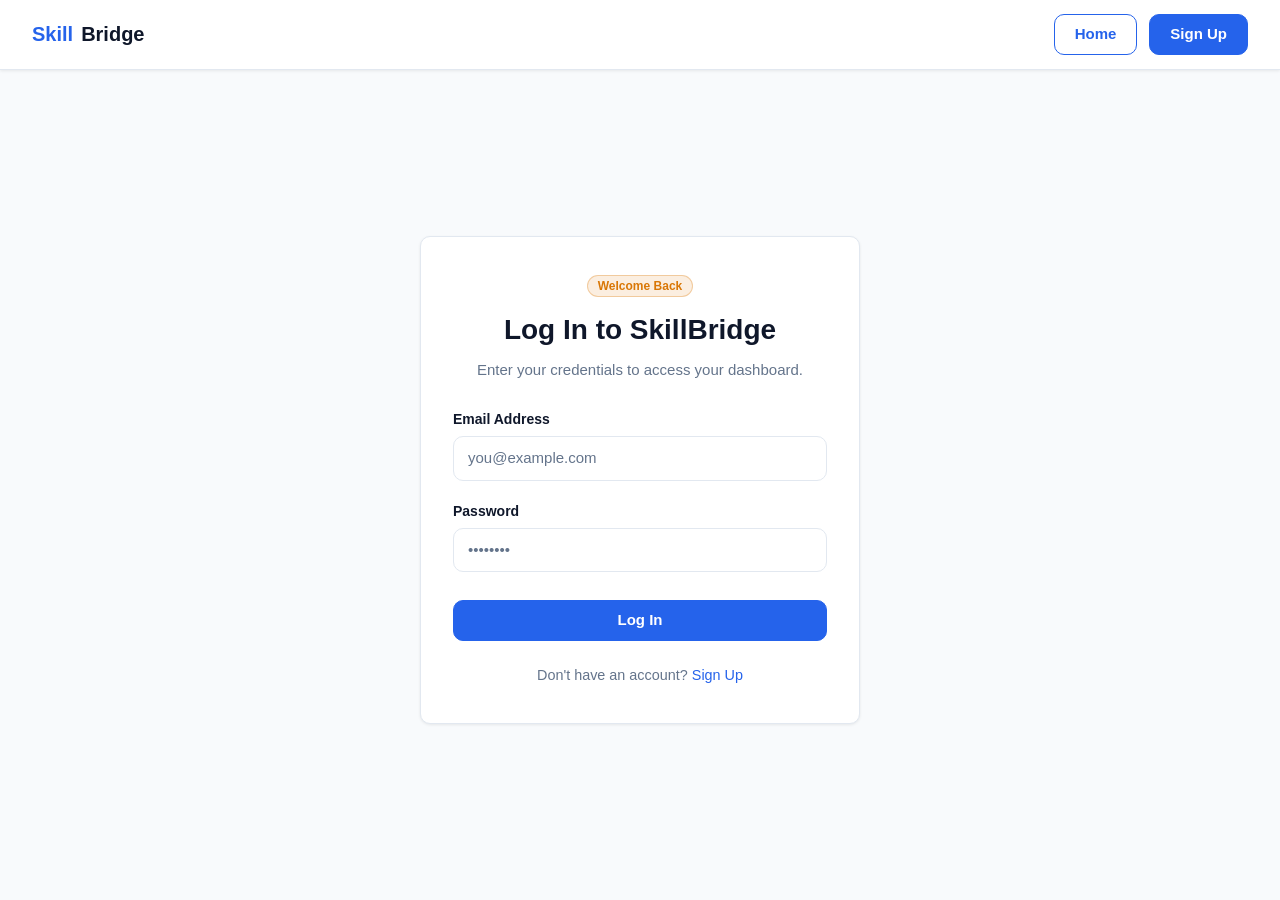
<file: login.html>
<!DOCTYPE html>
<html lang="en">
<head>
  <meta charset="UTF-8">
  <meta name="viewport" content="width=device-width, initial-scale=1.0">
  <meta name="description" content="Login to SkillBridge - Freelancer Marketplace">
  <title>Login - SkillBridge</title>
  <link rel="stylesheet" href="css/style.css">
  <style>
    .auth-container {
      min-height: calc(100vh - 80px);
      display: flex;
      align-items: center;
      justify-content: center;
      padding: 2.5rem 1.25rem;
    }
    .auth-card {
      max-width: 440px;
      width: 100%;
      padding: 2.25rem 2rem;
    }
    .auth-header {
      text-align: center;
      margin-bottom: 1.75rem;
    }
    .auth-title {
      font-size: 1.75rem;
      font-weight: 700;
      color: var(--color-text);
      margin-bottom: 0.5rem;
    }
    .auth-subtitle {
      color: var(--color-text-muted);
      font-size: 0.9375rem;
    }
    .form-group {
      margin-bottom: 1.25rem;
      text-align: left;
    }
    .form-label {
      display: block;
      font-size: 0.875rem;
      font-weight: 600;
      margin-bottom: 0.375rem;
      color: var(--color-text);
    }
    .auth-footer {
      text-align: center;
      margin-top: 1.5rem;
      font-size: 0.9rem;
      color: var(--color-text-muted);
    }
    .general-alert {
      padding: 0.625rem 0.875rem;
      background-color: rgba(220, 38, 38, 0.08);
      border: 1px solid rgba(220, 38, 38, 0.25);
      border-radius: var(--radius);
      margin-bottom: 1.25rem;
      font-size: 0.875rem;
    }
  </style>
</head>
<body>
  <!-- Navigation Bar -->
  <header>
    <nav class="navbar" id="top-navbar">
      <a href="index.html" class="nav-brand" id="brand-logo">
        Skill<span>Bridge</span>
      </a>
      <div class="nav-actions">
        <a href="index.html" class="btn btn-outline" id="nav-btn-home">Home</a>
        <a href="signup.html" class="btn btn-primary" id="nav-btn-signup">Sign Up</a>
      </div>
    </nav>
  </header>

  <!-- Auth Content -->
  <main class="auth-container">
    <div class="card auth-card">
      <div class="auth-header">
        <div style="margin-bottom: 0.75rem;">
          <span class="badge badge-pending">Welcome Back</span>
        </div>
        <h1 class="auth-title">Log In to SkillBridge</h1>
        <p class="auth-subtitle">Enter your credentials to access your dashboard.</p>
      </div>

      <div id="login-general-error" class="input-error-message general-alert" style="display: none;"></div>

      <form id="login-form" novalidate>
        <div class="form-group">
          <label for="email" class="form-label">Email Address</label>
          <input
            type="email"
            id="email"
            name="email"
            class="input"
            placeholder="you@example.com"
            required
            autocomplete="email"
          >
          <span id="email-error" class="input-error-message" style="display: none;"></span>
        </div>

        <div class="form-group">
          <label for="password" class="form-label">Password</label>
          <input
            type="password"
            id="password"
            name="password"
            class="input"
            placeholder="••••••••"
            required
            autocomplete="current-password"
          >
          <span id="password-error" class="input-error-message" style="display: none;"></span>
        </div>

        <button type="submit" id="login-submit-btn" class="btn btn-primary" style="width: 100%; margin-top: 0.5rem;">
          Log In
        </button>
      </form>

      <div class="auth-footer">
        Don't have an account? <a href="signup.html" id="link-to-signup">Sign Up</a>
      </div>
    </div>
  </main>

  <!-- Required Scripts -->
  <script src="js/storage.js"></script>
  <script src="js/seed.js"></script>
  <script>seedAdmin();</script>
  <script src="js/utils.js"></script>
  <script src="js/auth.js"></script>
</body>
</html>
</file>
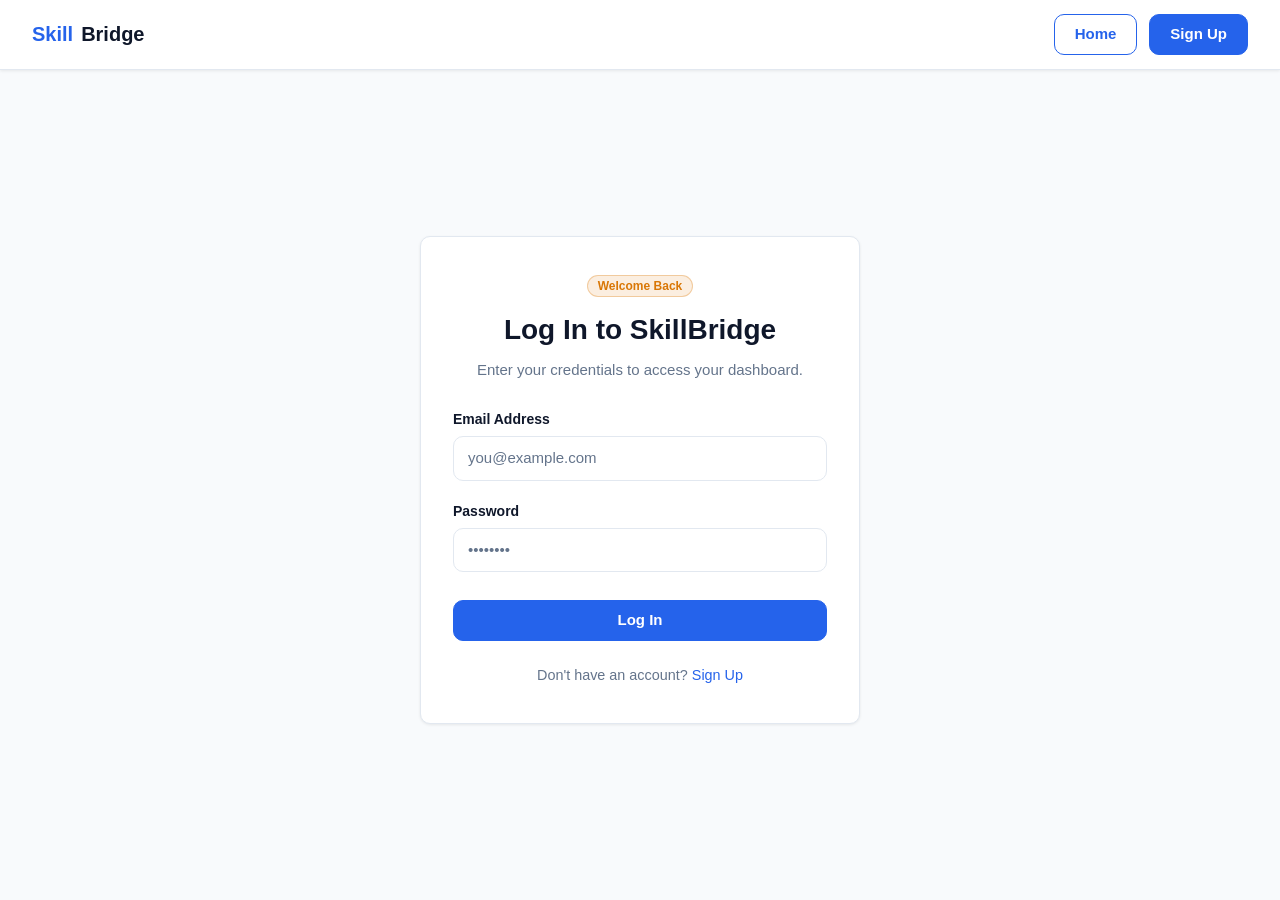
<file: my-profile.html>
<!DOCTYPE html>
<html lang="en">
<head>
  <meta charset="UTF-8">
  <meta name="viewport" content="width=device-width, initial-scale=1.0">
  <title>My Profile - SkillBridge</title>
  <link rel="stylesheet" href="css/style.css">
  <style>
    .page-container {
      max-width: 800px;
      margin: 0 auto;
      padding: 2.5rem 1.5rem 4rem;
    }
    .form-group {
      margin-bottom: 1.5rem;
    }
    .form-label {
      display: block;
      font-size: 0.875rem;
      font-weight: 600;
      margin-bottom: 0.375rem;
      color: var(--color-text);
    }
    .form-hint {
      font-size: 0.8125rem;
      color: var(--color-text-muted);
      margin-top: 0.25rem;
    }
    textarea.input {
      resize: vertical;
      min-height: 100px;
    }
    .portfolio-item-card {
      background-color: var(--color-bg);
      border: 1px solid var(--color-border);
      border-radius: var(--radius);
      padding: 1rem 1.25rem;
      margin-bottom: 0.75rem;
      display: flex;
      justify-content: space-between;
      align-items: flex-start;
      gap: 1rem;
    }
    .mini-form-card {
      background-color: var(--color-bg);
      border: 1px dashed var(--color-border);
      border-radius: var(--radius);
      padding: 1.25rem;
      margin-top: 1rem;
    }
  </style>
  <script src="js/storage.js"></script>
  <script src="js/utils.js"></script>
  <script src="js/auth.js"></script>
  <script src="js/users.js"></script>
  <script>
    // Route guard: only freelancers can edit their freelancer profile
    let currentUser = requireRole('freelancer');
  </script>
</head>
<body>
  <!-- Navigation Bar -->
  <header>
    <nav class="navbar" id="top-navbar">
      <a href="index.html" class="nav-brand" id="brand-logo">
        Skill<span>Bridge</span>
      </a>
      <ul class="nav-links">
        <li><a href="freelancer-dashboard.html" class="nav-link">Dashboard</a></li>
        <li><a href="browse-projects.html" class="nav-link">Browse Projects</a></li>
        <li><a href="my-proposals.html" class="nav-link">My Proposals</a></li>
        <li><a href="my-profile.html" class="nav-link active">My Profile</a></li>
      </ul>
      <div class="nav-actions">
        <button id="logout-btn" class="btn btn-outline" onclick="logout()">Logout</button>
      </div>
    </nav>
  </header>

  <main class="page-container">
    <div style="margin-bottom: 2rem;">
      <div style="margin-bottom: 0.5rem;">
        <span class="badge badge-accepted">Profile Settings</span>
      </div>
      <h1 style="font-size: 2rem; font-weight: 800; color: var(--color-text); margin-bottom: 0.375rem;">
        My Freelancer Profile
      </h1>
      <p style="color: var(--color-text-muted); font-size: 0.9375rem;">
        Update your professional bio, skills, and portfolio items to stand out to prospective clients.
      </p>
    </div>

    <!-- Success Message Banner -->
    <div id="save-success-banner" class="badge badge-completed" style="display: none; padding: 0.875rem 1.25rem; font-size: 0.9375rem; margin-bottom: 1.5rem; width: 100%; border-radius: var(--radius); text-align: left;">
      &#10003; Profile saved successfully! Your changes are active immediately.
    </div>

    <div class="card" style="padding: 2.25rem 2rem;">
      <form id="profile-form" novalidate>
        <!-- Bio Field -->
        <div class="form-group">
          <label for="profile-bio" class="form-label">Professional Biography</label>
          <textarea
            id="profile-bio"
            name="bio"
            class="input"
            rows="4"
            placeholder="Introduce yourself, your years of experience, core expertise, and how you deliver value to clients..."
          ></textarea>
          <p class="form-hint">Shown at the top of your public profile when clients review your proposals.</p>
        </div>

        <!-- Skills Field -->
        <div class="form-group">
          <label for="profile-skills" class="form-label">Key Skills (Comma-Separated)</label>
          <input
            type="text"
            id="profile-skills"
            name="skills"
            class="input"
            placeholder="e.g. React, Node.js, TypeScript, UI/UX Design, REST APIs"
          >
          <p class="form-hint">Separate skills with commas (e.g., Python, Docker, SQL).</p>
        </div>

        <!-- Portfolio Items Section -->
        <div class="form-group" style="margin-top: 2rem; border-top: 1px solid var(--color-border); padding-top: 1.75rem;">
          <div style="display: flex; justify-content: space-between; align-items: center; margin-bottom: 0.75rem;">
            <div>
              <h3 style="font-size: 1.125rem; font-weight: 700; color: var(--color-text); margin: 0 0 0.25rem;">
                Portfolio Items
              </h3>
              <p style="color: var(--color-text-muted); font-size: 0.875rem; margin: 0;">
                Showcase your past work, deliverables, case studies, or live applications.
              </p>
            </div>
          </div>

          <!-- Visible Portfolio Items List -->
          <div id="portfolio-items-container" style="margin-top: 1rem;">
            <!-- Populated via script -->
          </div>

          <!-- Mini Form: Add Portfolio Item -->
          <div class="mini-form-card">
            <h4 style="font-size: 0.95rem; font-weight: 700; color: var(--color-text); margin-bottom: 0.75rem;">
              + Add Portfolio Item
            </h4>
            <div style="margin-bottom: 0.75rem;">
              <input
                type="text"
                id="mini-portfolio-title"
                class="input"
                placeholder="Project title (e.g. Mobile E-Commerce App)"
                style="margin-bottom: 0.5rem;"
              >
              <textarea
                id="mini-portfolio-desc"
                class="input"
                rows="2"
                placeholder="Brief description of work and technologies used..."
                style="margin-bottom: 0.5rem;"
              ></textarea>
              <input
                type="url"
                id="mini-portfolio-url"
                class="input"
                placeholder="Project URL or repository link (optional)"
              >
            </div>
            <button type="button" id="btn-add-portfolio-item" class="btn btn-outline" style="font-size: 0.8125rem; padding: 0.375rem 0.75rem;">
              Add to Portfolio List
            </button>
          </div>
        </div>

        <div style="display: flex; justify-content: flex-end; gap: 1rem; margin-top: 2.5rem; border-top: 1px solid var(--color-border); padding-top: 1.5rem;">
          <a href="freelancer-dashboard.html" class="btn btn-outline">Cancel</a>
          <button type="submit" id="btn-save-profile" class="btn btn-primary">
            Save Profile
          </button>
        </div>
      </form>
    </div>
  </main>

  <script>
    if (currentUser) {
      const bioInput = document.getElementById('profile-bio');
      const skillsInput = document.getElementById('profile-skills');
      const portfolioContainer = document.getElementById('portfolio-items-container');
      const successBanner = document.getElementById('save-success-banner');

      // Pre-fill existing data
      bioInput.value = currentUser.bio || '';
      skillsInput.value = Array.isArray(currentUser.skills) ? currentUser.skills.join(', ') : '';

      // In-memory working copy of portfolio items
      let portfolioItems = Array.isArray(currentUser.portfolio) ? [...currentUser.portfolio] : [];

      function renderPortfolioList() {
        if (portfolioItems.length === 0) {
          portfolioContainer.innerHTML = `
            <p style="color: var(--color-text-muted); font-size: 0.875rem; font-style: italic; margin-bottom: 0.75rem;">
              No portfolio items added yet. Use the form below to add your first work showcase.
            </p>
          `;
          return;
        }

        portfolioContainer.innerHTML = portfolioItems.map((item, index) => `
          <div class="portfolio-item-card">
            <div>
              <strong style="color: var(--color-text); font-size: 0.95rem;">${escapeUserHtml(item.title || 'Untitled Project')}</strong>
              ${item.description ? `<p style="color: var(--color-text-muted); font-size: 0.8125rem; margin: 0.25rem 0 0.5rem; line-height: 1.4;">${escapeUserHtml(item.description)}</p>` : ''}
              ${item.url ? `<a href="${escapeUserHtml(item.url)}" target="_blank" rel="noopener noreferrer" style="font-size: 0.8125rem;">${escapeUserHtml(item.url)} &nearr;</a>` : ''}
            </div>
            <button type="button" class="btn btn-outline" style="color: var(--color-danger); border-color: var(--color-border); padding: 0.25rem 0.625rem; font-size: 0.75rem;" onclick="removePortfolioItem(${index})">
              Remove
            </button>
          </div>
        `).join('');
      }

      window.removePortfolioItem = function(index) {
        portfolioItems.splice(index, 1);
        renderPortfolioList();
      };

      // Add item handler
      document.getElementById('btn-add-portfolio-item').addEventListener('click', () => {
        const titleEl = document.getElementById('mini-portfolio-title');
        const descEl = document.getElementById('mini-portfolio-desc');
        const urlEl = document.getElementById('mini-portfolio-url');

        const title = titleEl.value.trim();
        const description = descEl.value.trim();
        const url = urlEl.value.trim();

        if (!title) {
          titleEl.classList.add('input-error');
          titleEl.focus();
          return;
        }

        titleEl.classList.remove('input-error');
        portfolioItems.push({ title, description, url });

        // Reset mini form
        titleEl.value = '';
        descEl.value = '';
        urlEl.value = '';

        renderPortfolioList();
      });

      renderPortfolioList();

      // Form save handler
      document.getElementById('profile-form').addEventListener('submit', (e) => {
        e.preventDefault();

        const bio = bioInput.value.trim();
        const skillsRaw = skillsInput.value.trim();
        const skills = skillsRaw
          ? skillsRaw.split(',').map(s => s.trim()).filter(Boolean)
          : [];

        // Save via function in js/users.js
        const updated = updateFreelancerProfile(currentUser.id, {
          bio,
          skills,
          portfolio: portfolioItems
        });

        if (updated) {
          currentUser = getCurrentUser();

          // Show success message
          successBanner.style.display = 'block';
          window.scrollTo({ top: 0, behavior: 'smooth' });

          setTimeout(() => {
            successBanner.style.display = 'none';
          }, 4000);
        }
      });
    }
  </script>
</body>
</html>
</file>
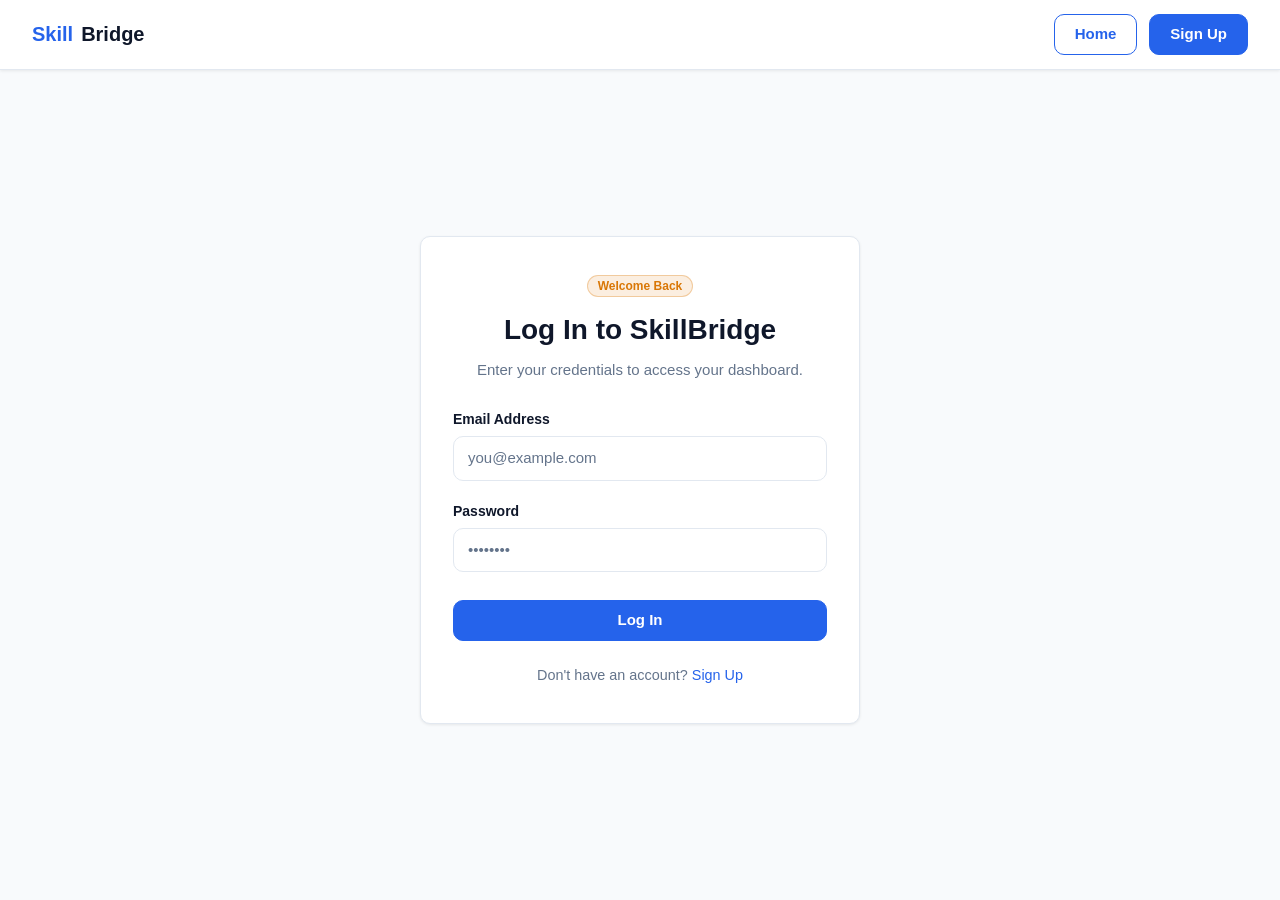
<file: my-projects.html>
<!DOCTYPE html>
<html lang="en">
<head>
  <meta charset="UTF-8">
  <meta name="viewport" content="width=device-width, initial-scale=1.0">
  <title>My Projects - SkillBridge</title>
  <link rel="stylesheet" href="css/style.css">
  <style>
    .page-container {
      max-width: 1100px;
      margin: 0 auto;
      padding: 2.5rem 1.5rem 4rem;
    }
    .projects-grid {
      display: grid;
      grid-template-columns: repeat(auto-fill, minmax(320px, 1fr));
      gap: 1.5rem;
    }
  </style>
  <script src="js/storage.js"></script>
  <script src="js/utils.js"></script>
  <script src="js/auth.js"></script>
  <script src="js/projects.js"></script>
  <script>
    // Route guard: only clients can view their projects dashboard
    const currentUser = requireRole('client');
  </script>
</head>
<body>
  <!-- Navigation Bar -->
  <header>
    <nav class="navbar" id="top-navbar">
      <a href="index.html" class="nav-brand" id="brand-logo">
        Skill<span>Bridge</span>
      </a>
      <ul class="nav-links">
        <li><a href="client-dashboard.html" class="nav-link">Dashboard</a></li>
        <li><a href="my-projects.html" class="nav-link active">My Projects</a></li>
        <li><a href="post-project.html" class="nav-link">Post a Project</a></li>
        <li><a href="browse-freelancers.html" class="nav-link">Browse Freelancers</a></li>
      </ul>
      <div class="nav-actions">
        <button id="logout-btn" class="btn btn-outline" onclick="logout()">Logout</button>
      </div>
    </nav>
  </header>

  <main class="page-container">
    <div style="display: flex; justify-content: space-between; align-items: flex-end; margin-bottom: 2rem; flex-wrap: wrap; gap: 1rem;">
      <div>
        <div style="margin-bottom: 0.5rem;">
          <span class="badge badge-open">Client Project Management</span>
        </div>
        <h1 style="font-size: 2rem; font-weight: 800; color: var(--color-text); margin-bottom: 0.25rem;">
          My Projects
        </h1>
        <p style="color: var(--color-text-muted); font-size: 0.9375rem;">
          Manage your posted projects, track timelines, and review incoming freelancer proposals.
        </p>
      </div>
      <div>
        <a href="post-project.html" class="btn btn-primary" id="btn-post-new-project">
          + Post a Project
        </a>
      </div>
    </div>

    <!-- Projects Grid Container -->
    <div id="my-projects-container" class="projects-grid">
      <!-- Populated via js/projects.js renderProjectList -->
    </div>
  </main>

  <script>
    if (currentUser) {
      const myProjects = getMyProjects(currentUser.id);
      const container = document.getElementById('my-projects-container');
      renderProjectList(container, myProjects);
    }
  </script>
</body>
</html>
</file>
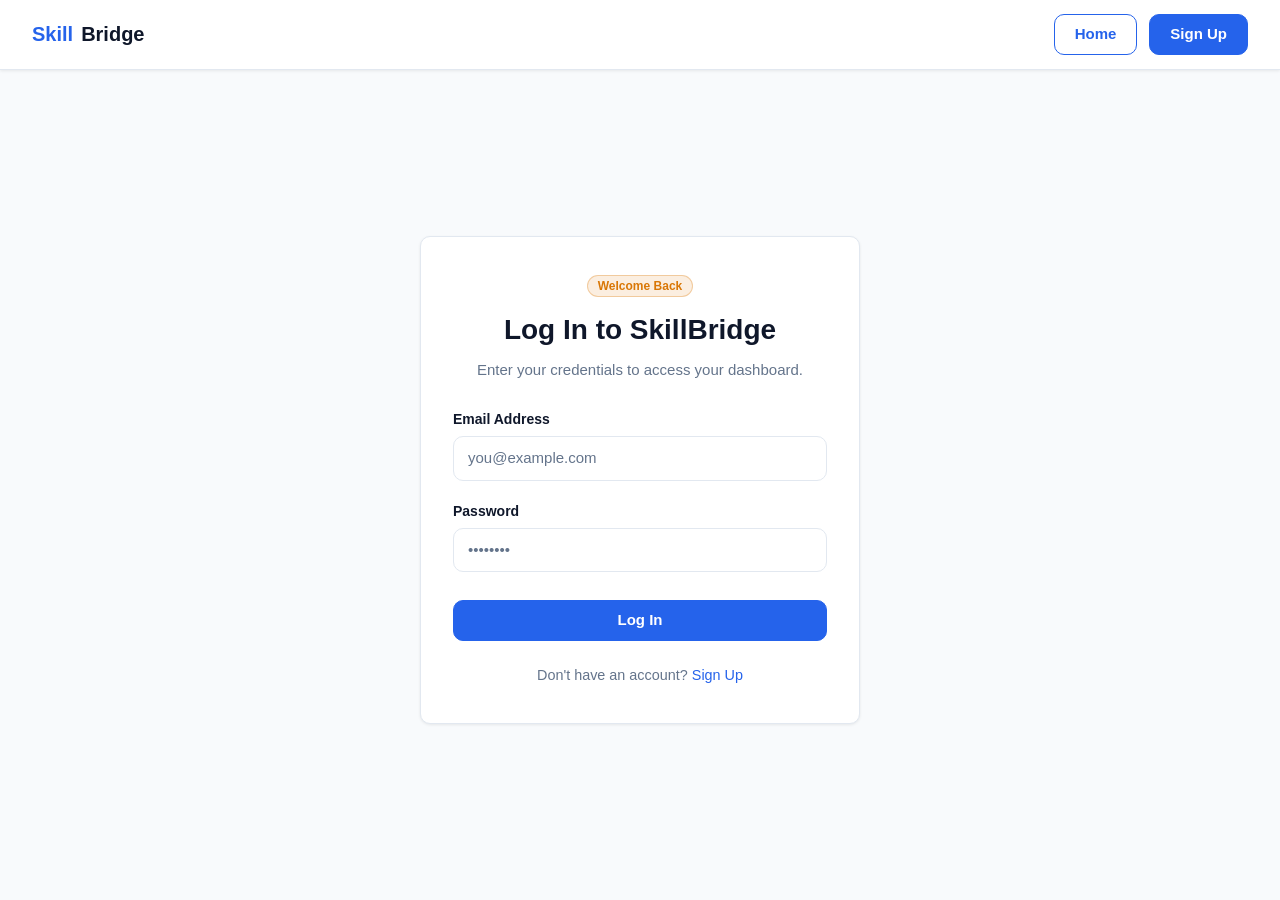
<file: my-proposals.html>
<!DOCTYPE html>
<html lang="en">
<head>
  <meta charset="UTF-8">
  <meta name="viewport" content="width=device-width, initial-scale=1.0">
  <title>My Proposals - SkillBridge</title>
  <link rel="stylesheet" href="css/style.css">
  <style>
    .page-container {
      max-width: 900px;
      margin: 0 auto;
      padding: 2.5rem 1.5rem 4rem;
    }
    .proposals-list {
      display: flex;
      flex-direction: column;
      gap: 1.5rem;
    }
    .proposal-card {
      padding: 1.75rem 2rem;
    }
  </style>
  <script src="js/storage.js"></script>
  <script src="js/utils.js"></script>
  <script src="js/auth.js"></script>
  <script src="js/projects.js"></script>
  <script src="js/proposals.js"></script>
  <script>
    // Route guard: only freelancers can view their proposals
    const currentUser = requireRole('freelancer');
  </script>
</head>
<body>
  <!-- Navigation Bar -->
  <header>
    <nav class="navbar" id="top-navbar">
      <a href="index.html" class="nav-brand" id="brand-logo">
        Skill<span>Bridge</span>
      </a>
      <ul class="nav-links">
        <li><a href="freelancer-dashboard.html" class="nav-link">Dashboard</a></li>
        <li><a href="browse-projects.html" class="nav-link">Browse Projects</a></li>
        <li><a href="my-proposals.html" class="nav-link active">My Proposals</a></li>
        <li><a href="my-profile.html" class="nav-link">My Profile</a></li>
      </ul>
      <div class="nav-actions">
        <button id="logout-btn" class="btn btn-outline" onclick="logout()">Logout</button>
      </div>
    </nav>
  </header>

  <main class="page-container">
    <div style="display: flex; justify-content: space-between; align-items: flex-end; margin-bottom: 2rem; flex-wrap: wrap; gap: 1rem;">
      <div>
        <div style="margin-bottom: 0.5rem;">
          <span class="badge badge-accepted">Proposal Tracking</span>
        </div>
        <h1 style="font-size: 2rem; font-weight: 800; color: var(--color-text); margin-bottom: 0.25rem;">
          My Proposals
        </h1>
        <p style="color: var(--color-text-muted); font-size: 0.9375rem;">
          Review the status of your submitted bids and manage deliverables for accepted client projects.
        </p>
      </div>
      <div>
        <a href="browse-projects.html" class="btn btn-outline">
          Browse More Projects &rarr;
        </a>
      </div>
    </div>

    <!-- Proposals List Container -->
    <div id="proposals-container">
      <div class="card" style="padding: 2.5rem; text-align: center;">
        <p style="color: var(--color-text-muted);">Loading your proposals...</p>
      </div>
    </div>
  </main>

  <script>
    if (currentUser) {
      function renderProposals() {
        const container = document.getElementById('proposals-container');
        const proposals = getProposalsForFreelancer(currentUser.id);
        const allProjects = getAll('projects');

        if (!proposals || proposals.length === 0) {
          container.innerHTML = `
            <div class="card" style="text-align: center; padding: 3.5rem 2rem;">
              <div style="margin-bottom: 1rem;">
                <span class="badge badge-open">No Proposals</span>
              </div>
              <h2 style="font-size: 1.375rem; font-weight: 700; color: var(--color-text); margin-bottom: 0.5rem;">
                No proposals yet
              </h2>
              <p style="color: var(--color-text-muted); max-width: 480px; margin: 0 auto 1.75rem; font-size: 0.95rem; line-height: 1.6;">
                You haven't submitted any project proposals yet. Browse active open projects on SkillBridge to find opportunities matching your skill set and submit your bids.
              </p>
              <a href="browse-projects.html" class="btn btn-primary" id="btn-browse-empty-cta">
                Browse Open Projects &rarr;
              </a>
            </div>
          `;
          return;
        }

        container.innerHTML = `
          <div class="proposals-list">
            ${proposals.map(prop => {
              const project = allProjects.find(pr => String(pr.id) === String(prop.projectId));
              const projectTitle = project ? project.title : `Project #${prop.projectId}`;
              const propBadgeClass = getStatusBadgeClass(prop.status);
              const formattedBid = formatCurrency(prop.bidAmount);
              const submittedDate = prop.createdAt ? new Date(prop.createdAt).toLocaleDateString() : 'Recent';

              const isAccepted = String(prop.status).toUpperCase() === 'ACCEPTED';
              const isProjectCompleted = project && String(project.status).toUpperCase() === 'COMPLETED';

              let actionHtml = '';
              if (isAccepted) {
                if (isProjectCompleted) {
                  actionHtml = `
                    <div style="display: flex; align-items: center; gap: 0.5rem;">
                      <span class="badge badge-completed" style="padding: 0.4rem 0.75rem; font-size: 0.8125rem;">
                        &#10003; Project Completed
                      </span>
                    </div>
                  `;
                } else {
                  actionHtml = `
                    <button
                      class="btn btn-primary"
                      id="btn-complete-${escapeHtml(prop.id)}"
                      style="padding: 0.45rem 1rem; font-size: 0.875rem;"
                      onclick="handleMarkCompleted('${escapeHtml(prop.projectId)}')"
                    >
                      &#10003; Mark as Completed
                    </button>
                  `;
                }
              }

              return `
                <article class="card proposal-card" id="proposal-${escapeHtml(prop.id)}">
                  <div style="display: flex; justify-content: space-between; align-items: flex-start; gap: 1rem; margin-bottom: 0.875rem; flex-wrap: wrap;">
                    <div>
                      <h3 style="font-size: 1.25rem; font-weight: 700; color: var(--color-text); margin: 0 0 0.35rem; line-height: 1.3;">
                        <a href="project-view.html?id=${encodeURIComponent(prop.projectId)}" style="color: inherit; text-decoration: none;">
                          ${escapeHtml(projectTitle)}
                        </a>
                      </h3>
                      <div style="font-size: 0.8125rem; color: var(--color-text-muted);">
                        Submitted on ${escapeHtml(submittedDate)} &bull; Project Status: <strong style="color: var(--color-text);">${escapeHtml(project ? project.status : 'UNKNOWN')}</strong>
                      </div>
                    </div>
                    <span class="badge ${propBadgeClass}" style="font-size: 0.8125rem; padding: 0.3rem 0.65rem;">
                      ${escapeHtml(prop.status)}
                    </span>
                  </div>

                  <div style="margin-bottom: 1rem; font-size: 0.9375rem;">
                    <span style="color: var(--color-text-muted);">Your Bid:</span>
                    <strong style="color: var(--color-text); font-size: 1.05rem; margin-left: 0.25rem;">${formattedBid}</strong>
                  </div>

                  <p style="color: var(--color-text); font-size: 0.9375rem; line-height: 1.6; margin-bottom: 1.25rem; background-color: var(--color-bg); padding: 1rem; border-radius: var(--radius); white-space: pre-line;">
                    ${escapeHtml(prop.message || '')}
                  </p>

                  <div style="display: flex; justify-content: space-between; align-items: center; flex-wrap: wrap; gap: 0.75rem; border-top: 1px solid var(--color-border); padding-top: 1rem;">
                    <a href="project-view.html?id=${encodeURIComponent(prop.projectId)}" class="btn btn-outline" style="font-size: 0.8125rem; padding: 0.4rem 0.85rem;">
                      View Project Listing &rarr;
                    </a>
                    ${actionHtml}
                  </div>
                </article>
              `;
            }).join('')}
          </div>
        `;
      }

      window.handleMarkCompleted = function(projectId) {
        const success = markProjectCompleted(projectId, currentUser.id);
        if (success) {
          renderProposals();
        }
      };

      renderProposals();
    }
  </script>
</body>
</html>
</file>
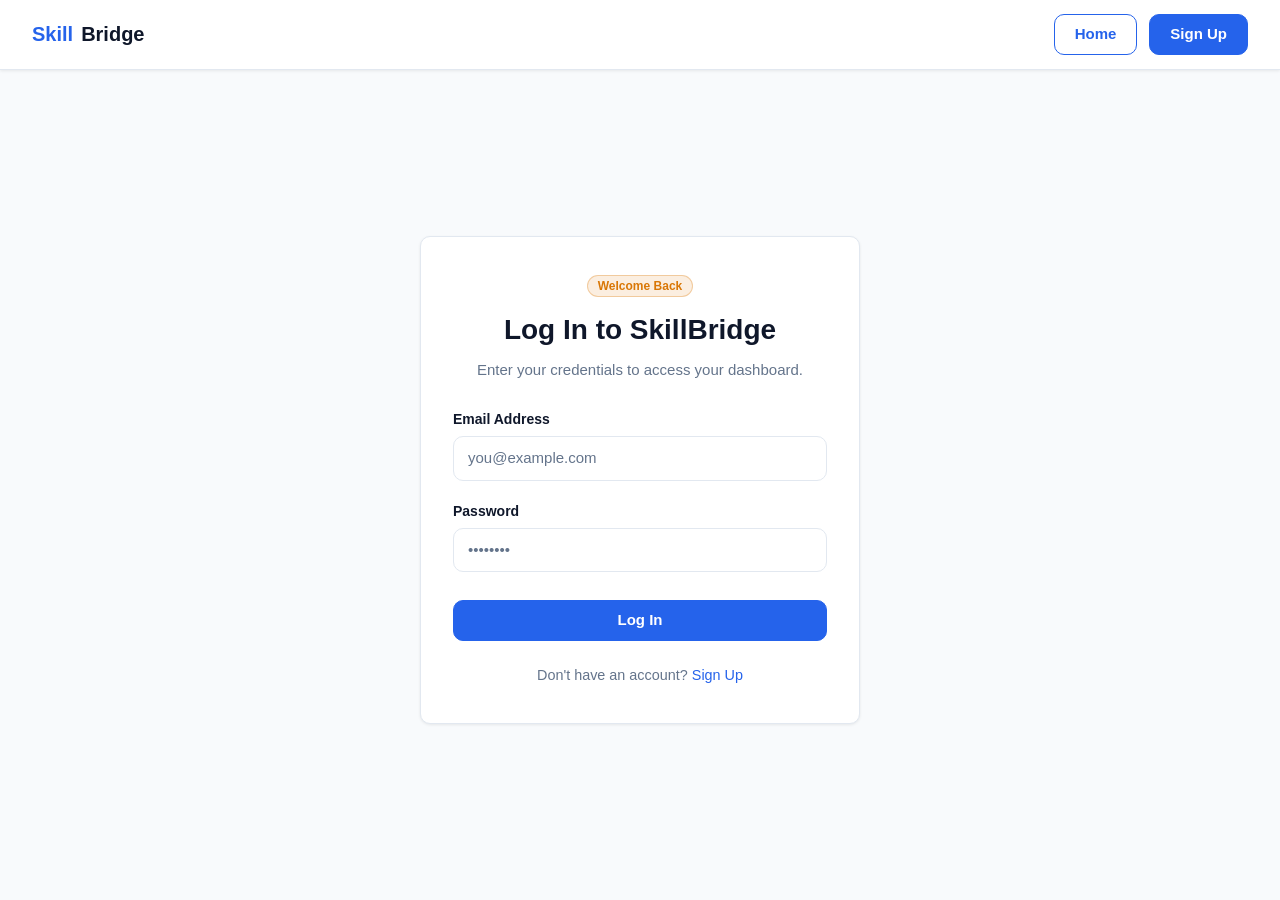
<file: post-project.html>
<!DOCTYPE html>
<html lang="en">
<head>
  <meta charset="UTF-8">
  <meta name="viewport" content="width=device-width, initial-scale=1.0">
  <title>Post a Project - SkillBridge</title>
  <link rel="stylesheet" href="css/style.css">
  <style>
    .page-container {
      max-width: 760px;
      margin: 0 auto;
      padding: 2.5rem 1.5rem 4rem;
    }
    .form-group {
      margin-bottom: 1.5rem;
    }
    .form-label {
      display: block;
      font-size: 0.875rem;
      font-weight: 600;
      margin-bottom: 0.375rem;
      color: var(--color-text);
    }
    .form-hint {
      font-size: 0.8125rem;
      color: var(--color-text-muted);
      margin-top: 0.25rem;
    }
    textarea.input {
      resize: vertical;
      min-height: 120px;
    }
    .form-row {
      display: grid;
      grid-template-columns: 1fr 1fr;
      gap: 1.25rem;
    }
    @media (max-width: 600px) {
      .form-row {
        grid-template-columns: 1fr;
      }
    }
  </style>
  <script src="js/storage.js"></script>
  <script src="js/utils.js"></script>
  <script src="js/auth.js"></script>
  <script src="js/projects.js"></script>
  <script>
    // Route guard: only clients can post projects
    const currentUser = requireRole('client');
  </script>
</head>
<body>
  <!-- Navigation Bar -->
  <header>
    <nav class="navbar" id="top-navbar">
      <a href="index.html" class="nav-brand" id="brand-logo">
        Skill<span>Bridge</span>
      </a>
      <ul class="nav-links">
        <li><a href="client-dashboard.html" class="nav-link">Dashboard</a></li>
        <li><a href="my-projects.html" class="nav-link">My Projects</a></li>
        <li><a href="post-project.html" class="nav-link active">Post a Project</a></li>
        <li><a href="browse-freelancers.html" class="nav-link">Browse Freelancers</a></li>
      </ul>
      <div class="nav-actions">
        <button id="logout-btn" class="btn btn-outline" onclick="logout()">Logout</button>
      </div>
    </nav>
  </header>

  <main class="page-container">
    <div style="margin-bottom: 1.75rem;">
      <a href="my-projects.html" style="font-size: 0.875rem; color: var(--color-text-muted); display: inline-flex; align-items: center; gap: 0.25rem; margin-bottom: 0.75rem;">
        &larr; Back to My Projects
      </a>
      <h1 style="font-size: 2rem; font-weight: 800; color: var(--color-text); margin-bottom: 0.375rem;">
        Post a New Project
      </h1>
      <p style="color: var(--color-text-muted); font-size: 0.9375rem;">
        Provide details about your project to receive tailored proposals from expert freelancers.
      </p>
    </div>

    <div class="card" style="padding: 2rem;">
      <form id="post-project-form" novalidate>
        <div class="form-group">
          <label for="project-title" class="form-label">Project Title *</label>
          <input
            type="text"
            id="project-title"
            name="title"
            class="input"
            placeholder="e.g. Modern Landing Page Redesign in Next.js"
            required
          >
          <span id="project-title-error" class="input-error-message" style="display: none;"></span>
        </div>

        <div class="form-group">
          <label for="project-desc" class="form-label">Project Description *</label>
          <textarea
            id="project-desc"
            name="description"
            class="input"
            placeholder="Explain the scope of work, key deliverables, expectations, and any technical constraints..."
            required
          ></textarea>
          <span id="project-desc-error" class="input-error-message" style="display: none;"></span>
        </div>

        <div class="form-row">
          <div class="form-group">
            <label for="project-budget" class="form-label">Budget ($ USD) *</label>
            <input
              type="number"
              id="project-budget"
              name="budget"
              class="input"
              placeholder="e.g. 1500"
              min="1"
              step="any"
              required
            >
            <span id="project-budget-error" class="input-error-message" style="display: none;"></span>
          </div>

          <div class="form-group">
            <label for="project-deadline" class="form-label">Target Deadline *</label>
            <input
              type="date"
              id="project-deadline"
              name="deadline"
              class="input"
              required
            >
            <span id="project-deadline-error" class="input-error-message" style="display: none;"></span>
          </div>
        </div>

        <div class="form-group">
          <label for="project-skills" class="form-label">Skills Needed (Comma-Separated)</label>
          <input
            type="text"
            id="project-skills"
            name="skillsNeeded"
            class="input"
            placeholder="e.g. React, TypeScript, CSS Grid, Figma"
          >
          <p class="form-hint">Separate multiple skills with commas.</p>
          <span id="project-skills-error" class="input-error-message" style="display: none;"></span>
        </div>

        <div style="display: flex; gap: 1rem; justify-content: flex-end; margin-top: 2rem;">
          <a href="client-dashboard.html" class="btn btn-outline">Cancel</a>
          <button type="submit" id="submit-project-btn" class="btn btn-primary">
            Publish Project &rarr;
          </button>
        </div>
      </form>
    </div>
  </main>

  <script>
    const form = document.getElementById('post-project-form');
    const titleInput = document.getElementById('project-title');
    const descInput = document.getElementById('project-desc');
    const budgetInput = document.getElementById('project-budget');
    const deadlineInput = document.getElementById('project-deadline');
    const skillsInput = document.getElementById('project-skills');

    // Clear error states on input
    [titleInput, descInput, budgetInput, deadlineInput, skillsInput].forEach(input => {
      input.addEventListener('input', () => {
        input.classList.remove('input-error');
        const err = document.getElementById(`${input.id}-error`);
        if (err) {
          err.textContent = '';
          err.style.display = 'none';
        }
      });
    });

    form.addEventListener('submit', (e) => {
      e.preventDefault();

      let hasErrors = false;

      const title = titleInput.value.trim();
      const description = descInput.value.trim();
      const budgetVal = budgetInput.value.trim();
      const deadline = deadlineInput.value;
      const skillsRaw = skillsInput.value.trim();

      if (!title) {
        showError(titleInput, 'project-title-error', 'Please provide a project title.');
        hasErrors = true;
      }

      if (!description) {
        showError(descInput, 'project-desc-error', 'Please provide a detailed project description.');
        hasErrors = true;
      }

      const budgetNumber = Number(budgetVal);
      if (!budgetVal || isNaN(budgetNumber) || budgetNumber <= 0) {
        showError(budgetInput, 'project-budget-error', 'Please enter a valid positive budget amount.');
        hasErrors = true;
      }

      if (!deadline) {
        showError(deadlineInput, 'project-deadline-error', 'Please choose a target deadline date.');
        hasErrors = true;
      }

      if (hasErrors) return;

      // Parse comma-separated skills
      const skillsNeeded = skillsRaw
        ? skillsRaw.split(',').map(s => s.trim()).filter(Boolean)
        : [];

      createProject({
        clientId: currentUser.id,
        title,
        description,
        skillsNeeded,
        budget: budgetNumber,
        deadline
      });

      // Redirect to my-projects.html
      window.location.href = 'my-projects.html';
    });

    function showError(inputEl, errorId, message) {
      inputEl.classList.add('input-error');
      const errEl = document.getElementById(errorId);
      if (errEl) {
        errEl.textContent = message;
        errEl.style.display = 'block';
      }
    }
  </script>
</body>
</html>
</file>
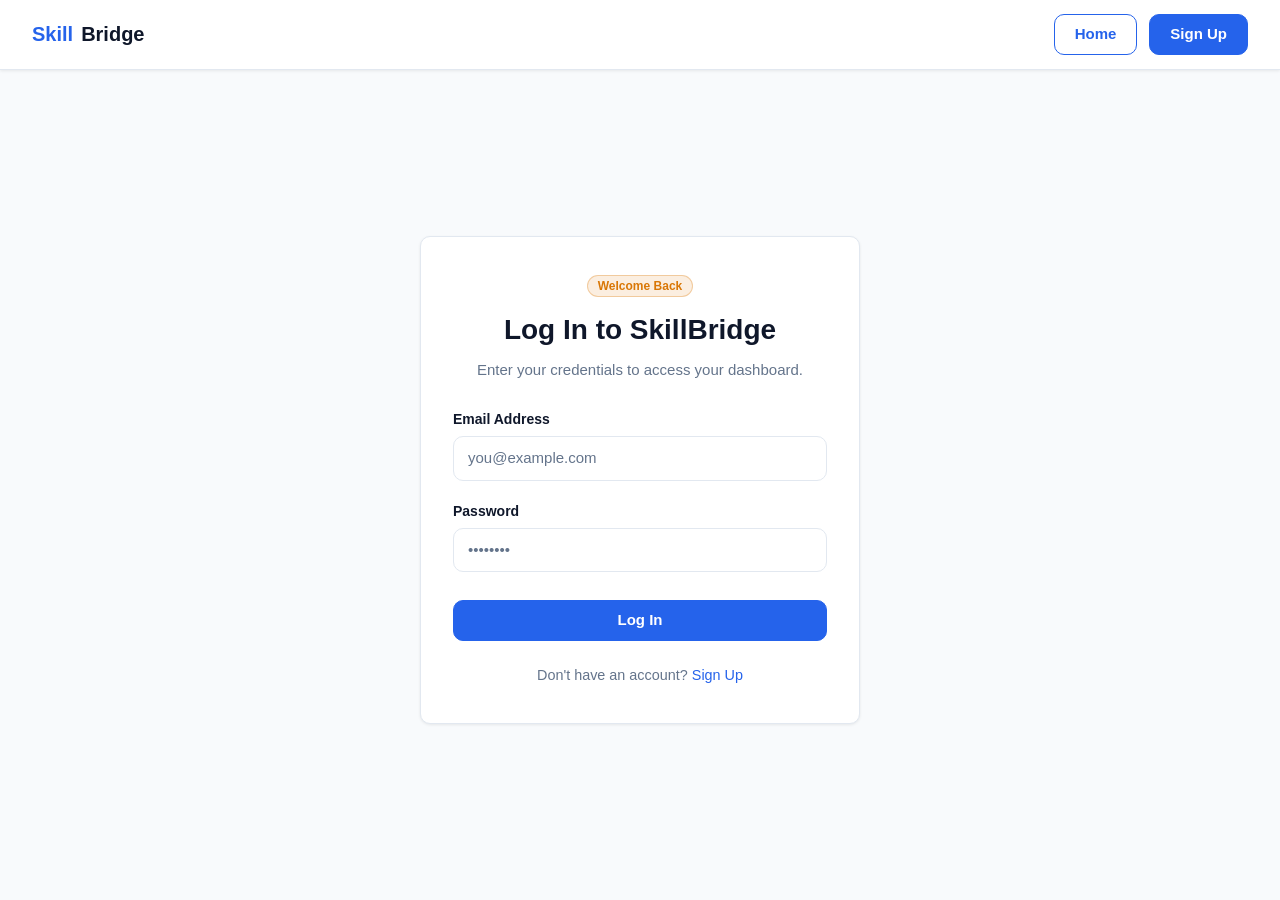
<file: project-details.html>
<!DOCTYPE html>
<html lang="en">
<head>
  <meta charset="UTF-8">
  <meta name="viewport" content="width=device-width, initial-scale=1.0">
  <title>Project Details - SkillBridge</title>
  <link rel="stylesheet" href="css/style.css">
  <style>
    .page-container {
      max-width: 900px;
      margin: 0 auto;
      padding: 2.5rem 1.5rem 4rem;
    }
    .detail-grid {
      display: grid;
      grid-template-columns: repeat(auto-fit, minmax(200px, 1fr));
      gap: 1.25rem;
      padding: 1.25rem 0;
      border-top: 1px solid var(--color-border);
      border-bottom: 1px solid var(--color-border);
      margin: 1.5rem 0;
    }
    .detail-item-label {
      font-size: 0.8125rem;
      color: var(--color-text-muted);
      margin-bottom: 0.25rem;
      text-transform: uppercase;
      letter-spacing: 0.05em;
    }
    .detail-item-value {
      font-size: 1.125rem;
      font-weight: 700;
      color: var(--color-text);
    }
    .proposals-list {
      display: flex;
      flex-direction: column;
      gap: 1.25rem;
    }
    .proposal-card {
      padding: 1.5rem;
    }
  </style>
  <script src="js/storage.js"></script>
  <script src="js/utils.js"></script>
  <script src="js/auth.js"></script>
  <script src="js/projects.js"></script>
  <script src="js/users.js"></script>
  <script src="js/proposals.js"></script>
  <script>
    // Route guard for project details (client view)
    const currentUser = requireRole('client');
  </script>
</head>
<body>
  <!-- Navigation Bar -->
  <header>
    <nav class="navbar" id="top-navbar">
      <a href="index.html" class="nav-brand" id="brand-logo">
        Skill<span>Bridge</span>
      </a>
      <ul class="nav-links">
        <li><a href="client-dashboard.html" class="nav-link">Dashboard</a></li>
        <li><a href="my-projects.html" class="nav-link">My Projects</a></li>
        <li><a href="post-project.html" class="nav-link">Post a Project</a></li>
        <li><a href="browse-freelancers.html" class="nav-link">Browse Freelancers</a></li>
      </ul>
      <div class="nav-actions">
        <button id="logout-btn" class="btn btn-outline" onclick="logout()">Logout</button>
      </div>
    </nav>
  </header>

  <main class="page-container" id="main-content">
    <div style="margin-bottom: 1.5rem;">
      <a href="my-projects.html" style="font-size: 0.875rem; color: var(--color-text-muted); display: inline-flex; align-items: center; gap: 0.25rem;">
        &larr; Back to My Projects
      </a>
    </div>

    <!-- Container populated dynamically -->
    <div id="project-details-container">
      <div class="card" style="padding: 2.5rem; text-align: center;">
        <p style="color: var(--color-text-muted);">Loading project details...</p>
      </div>
    </div>
  </main>

  <script>
    if (currentUser) {
      const urlParams = new URLSearchParams(window.location.search);
      const projectId = urlParams.get('id');
      const container = document.getElementById('project-details-container');

      function renderProjectDetails() {
        const project = getProjectById(projectId);

        if (!project) {
          container.innerHTML = `
            <div class="card" style="text-align: center; padding: 3rem 1.5rem;">
              <div style="margin-bottom: 1rem;">
                <span class="badge badge-rejected">Not Found</span>
              </div>
              <h2 style="font-size: 1.5rem; font-weight: 700; color: var(--color-text); margin-bottom: 0.5rem;">
                Project Not Found
              </h2>
              <p style="color: var(--color-text-muted); margin-bottom: 1.5rem; font-size: 0.95rem;">
                The project you are looking for does not exist or may have been removed.
              </p>
              <a href="my-projects.html" class="btn btn-primary">&larr; Return to My Projects</a>
            </div>
          `;
          return;
        }

        const badgeClass = getStatusBadgeClass(project.status);
        const formattedBudget = formatCurrency(project.budget);
        const deadlineFormatted = project.deadline ? new Date(project.deadline).toLocaleDateString() : 'Not specified';
        const createdFormatted = project.createdAt ? new Date(project.createdAt).toLocaleDateString() : 'N/A';

        // Skills tags
        const skillsHtml = Array.isArray(project.skillsNeeded) && project.skillsNeeded.length > 0
          ? project.skillsNeeded
              .map(s => `<span class="badge" style="background-color: rgba(37,99,235,0.08); color: var(--color-primary);">${escapeHtml(s)}</span>`)
              .join(' ')
          : '<span style="color: var(--color-text-muted); font-size: 0.875rem;">None specified</span>';

        // Fetch proposals for this project
        const proposals = getProposalsForProject(project.id);
        const allUsers = getAll('users');

        let proposalsHtml = '';
        if (proposals.length === 0) {
          proposalsHtml = `
            <div class="card" style="text-align: center; padding: 2.5rem 1.5rem;">
              <div style="margin-bottom: 0.75rem;">
                <span class="badge badge-open">No Proposals Yet</span>
              </div>
              <h4 style="font-size: 1.125rem; font-weight: 600; color: var(--color-text); margin-bottom: 0.375rem;">
                No proposals submitted yet
              </h4>
              <p style="color: var(--color-text-muted); font-size: 0.875rem; max-width: 440px; margin: 0 auto;">
                Freelancers browsing open projects will be able to submit their bids and proposals here.
              </p>
            </div>
          `;
        } else {
          proposalsHtml = `
            <div class="proposals-list">
              ${proposals.map(p => {
                const freelancer = allUsers.find(u => String(u.id) === String(p.freelancerId));
                const freelancerName = freelancer ? freelancer.name : 'Unknown Freelancer';
                const propBadgeClass = getStatusBadgeClass(p.status || 'PENDING');
                const formattedBid = formatCurrency(p.bidAmount || 0);

                const statusUpper = String(p.status || 'PENDING').toUpperCase();
                let actionButtonsHtml = '';

                if (statusUpper === 'PENDING') {
                  actionButtonsHtml = `
                    <div style="display: flex; gap: 0.75rem; justify-content: flex-end;">
                      <button class="btn btn-outline" style="padding: 0.4rem 0.875rem; font-size: 0.875rem;" onclick="handleRejectProposal('${escapeHtml(p.id)}')">
                        Reject
                      </button>
                      <button class="btn btn-primary" style="padding: 0.4rem 0.875rem; font-size: 0.875rem;" onclick="handleAcceptProposal('${escapeHtml(p.id)}')">
                        Accept
                      </button>
                    </div>
                  `;
                } else if (statusUpper === 'ACCEPTED') {
                  actionButtonsHtml = `
                    <div style="display: flex; justify-content: flex-end;">
                      <span class="badge badge-accepted" style="font-size: 0.8125rem; padding: 0.4rem 0.75rem;">
                        &#10003; Accepted Proposal
                      </span>
                    </div>
                  `;
                } else if (statusUpper === 'REJECTED') {
                  actionButtonsHtml = `
                    <div style="display: flex; justify-content: flex-end;">
                      <span class="badge badge-rejected" style="font-size: 0.8125rem; padding: 0.4rem 0.75rem;">
                        Rejected
                      </span>
                    </div>
                  `;
                }

                return `
                  <article class="card proposal-card" id="proposal-${escapeHtml(p.id)}">
                    <div style="display: flex; justify-content: space-between; align-items: flex-start; margin-bottom: 0.75rem; flex-wrap: wrap; gap: 0.5rem;">
                      <div>
                        <h4 style="font-size: 1.125rem; font-weight: 700; color: var(--color-text); margin: 0 0 0.25rem;">
                          ${freelancer ? `<a href="freelancer-profile.html?id=${encodeURIComponent(freelancer.id)}" style="color: inherit; text-decoration: none;">${escapeHtml(freelancerName)}</a>` : escapeHtml(freelancerName)}
                        </h4>
                        <div style="font-size: 0.8125rem; color: var(--color-text-muted);">
                          Bid Amount: <strong style="color: var(--color-text); font-size: 0.95rem;">${formattedBid}</strong>
                        </div>
                      </div>
                      <span class="badge ${propBadgeClass}">${escapeHtml(p.status || 'PENDING')}</span>
                    </div>

                    <p style="color: var(--color-text); font-size: 0.9375rem; line-height: 1.6; margin-bottom: 1.25rem; white-space: pre-line; background-color: var(--color-bg); padding: 1rem; border-radius: var(--radius);">
                      ${escapeHtml(p.message || 'No message provided.')}
                    </p>

                    ${actionButtonsHtml}
                  </article>
                `;
              }).join('')}
            </div>
          `;
        }

        container.innerHTML = `
          <!-- Project Info Card -->
          <article class="card" style="padding: 2.25rem 2rem; margin-bottom: 2.5rem;">
            <div style="display: flex; justify-content: space-between; align-items: flex-start; gap: 1rem; margin-bottom: 1rem; flex-wrap: wrap;">
              <h1 style="font-size: 1.875rem; font-weight: 800; color: var(--color-text); margin: 0; line-height: 1.25; flex: 1;">
                ${escapeHtml(project.title)}
              </h1>
              <span class="badge ${badgeClass}" style="font-size: 0.875rem; padding: 0.375rem 0.75rem;">
                ${escapeHtml(project.status)}
              </span>
            </div>

            <div class="detail-grid">
              <div>
                <div class="detail-item-label">Budget</div>
                <div class="detail-item-value" style="color: var(--color-primary);">${formattedBudget}</div>
              </div>
              <div>
                <div class="detail-item-label">Target Deadline</div>
                <div class="detail-item-value">${escapeHtml(deadlineFormatted)}</div>
              </div>
              <div>
                <div class="detail-item-label">Date Posted</div>
                <div class="detail-item-value" style="font-size: 1rem; font-weight: 600;">${escapeHtml(createdFormatted)}</div>
              </div>
            </div>

            <div style="margin-bottom: 1.75rem;">
              <h3 style="font-size: 1rem; font-weight: 700; color: var(--color-text); margin-bottom: 0.5rem;">
                Project Description
              </h3>
              <p style="color: var(--color-text); font-size: 0.95rem; line-height: 1.7; white-space: pre-line;">
                ${escapeHtml(project.description)}
              </p>
            </div>

            <div>
              <h3 style="font-size: 1rem; font-weight: 700; color: var(--color-text); margin-bottom: 0.5rem;">
                Required Skills
              </h3>
              <div style="display: flex; flex-wrap: wrap; gap: 0.5rem;">
                ${skillsHtml}
              </div>
            </div>
          </article>

          <!-- Proposals Section -->
          <section>
            <div style="display: flex; justify-content: space-between; align-items: center; margin-bottom: 1.25rem;">
              <h2 style="font-size: 1.375rem; font-weight: 700; color: var(--color-text); margin: 0;">
                Submitted Proposals (${proposals.length})
              </h2>
            </div>
            ${proposalsHtml}
          </section>
        `;
      }

      window.handleAcceptProposal = function(propId) {
        acceptProposal(propId);
        renderProjectDetails();
      };

      window.handleRejectProposal = function(propId) {
        rejectProposal(propId);
        renderProjectDetails();
      };

      renderProjectDetails();
    }
  </script>
</body>
</html>
</file>
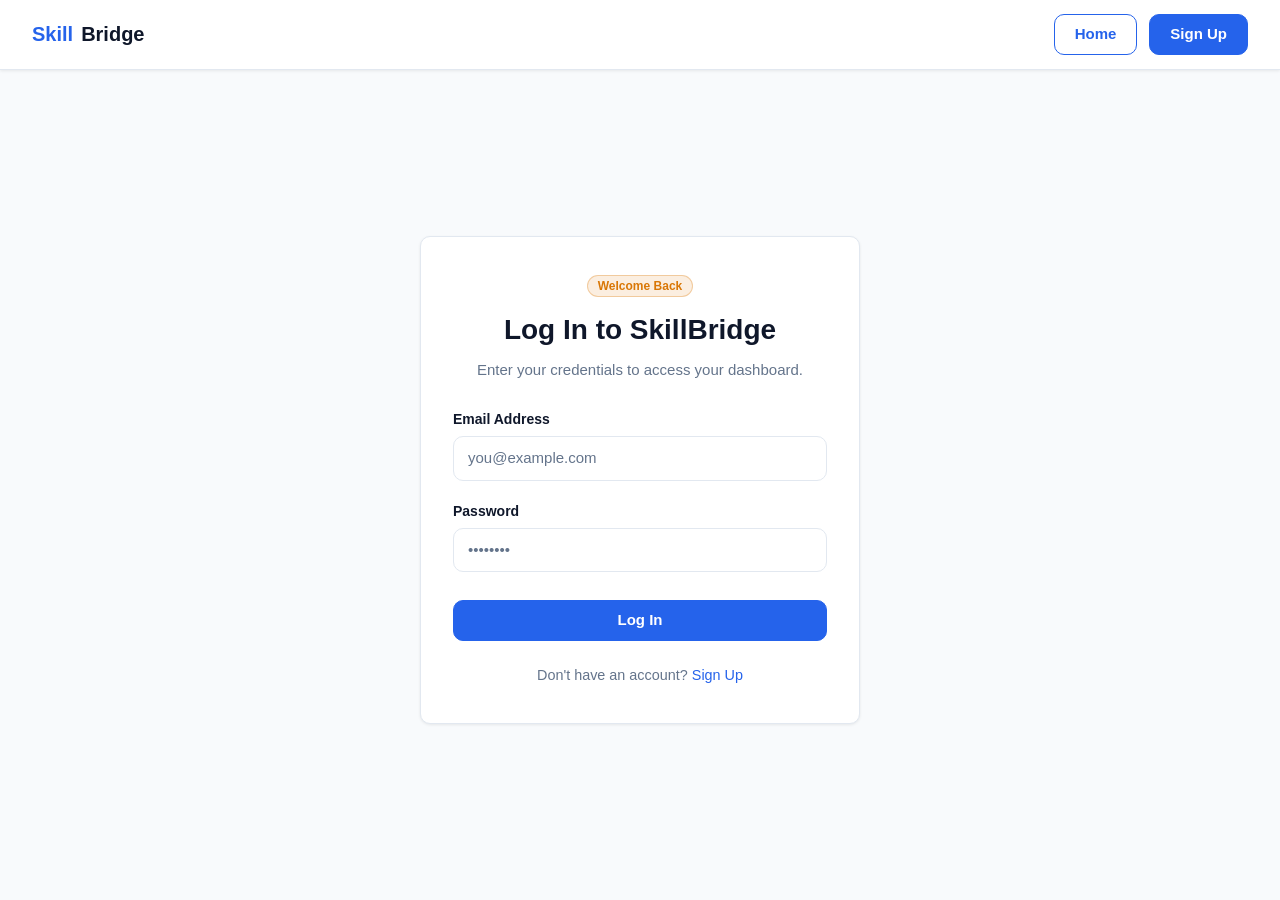
<file: project-view.html>
<!DOCTYPE html>
<html lang="en">
<head>
  <meta charset="UTF-8">
  <meta name="viewport" content="width=device-width, initial-scale=1.0">
  <title>Project Details - SkillBridge</title>
  <link rel="stylesheet" href="css/style.css">
  <style>
    .page-container {
      max-width: 900px;
      margin: 0 auto;
      padding: 2.5rem 1.5rem 4rem;
    }
    .detail-grid {
      display: grid;
      grid-template-columns: repeat(auto-fit, minmax(200px, 1fr));
      gap: 1.25rem;
      padding: 1.25rem 0;
      border-top: 1px solid var(--color-border);
      border-bottom: 1px solid var(--color-border);
      margin: 1.5rem 0;
    }
    .detail-item-label {
      font-size: 0.8125rem;
      color: var(--color-text-muted);
      margin-bottom: 0.25rem;
      text-transform: uppercase;
      letter-spacing: 0.05em;
    }
    .detail-item-value {
      font-size: 1.125rem;
      font-weight: 700;
      color: var(--color-text);
    }
    .form-group {
      margin-bottom: 1.25rem;
    }
    .form-label {
      display: block;
      font-size: 0.875rem;
      font-weight: 600;
      margin-bottom: 0.375rem;
      color: var(--color-text);
    }
  </style>
  <script src="js/storage.js"></script>
  <script src="js/utils.js"></script>
  <script src="js/auth.js"></script>
  <script src="js/projects.js"></script>
  <script src="js/proposals.js"></script>
  <script>
    // Route guard: only freelancers can view the freelancer project perspective
    const currentUser = requireRole('freelancer');
  </script>
</head>
<body>
  <!-- Navigation Bar -->
  <header>
    <nav class="navbar" id="top-navbar">
      <a href="index.html" class="nav-brand" id="brand-logo">
        Skill<span>Bridge</span>
      </a>
      <ul class="nav-links">
        <li><a href="freelancer-dashboard.html" class="nav-link">Dashboard</a></li>
        <li><a href="browse-projects.html" class="nav-link active">Browse Projects</a></li>
        <li><a href="my-proposals.html" class="nav-link">My Proposals</a></li>
        <li><a href="my-profile.html" class="nav-link">My Profile</a></li>
      </ul>
      <div class="nav-actions">
        <button id="logout-btn" class="btn btn-outline" onclick="logout()">Logout</button>
      </div>
    </nav>
  </header>

  <main class="page-container" id="main-content">
    <div style="margin-bottom: 1.5rem;">
      <a href="browse-projects.html" style="font-size: 0.875rem; color: var(--color-text-muted); display: inline-flex; align-items: center; gap: 0.25rem;">
        &larr; Back to Browse Projects
      </a>
    </div>

    <div id="project-container">
      <div class="card" style="padding: 2.5rem; text-align: center;">
        <p style="color: var(--color-text-muted);">Loading project information...</p>
      </div>
    </div>
  </main>

  <script>
    if (currentUser) {
      const urlParams = new URLSearchParams(window.location.search);
      const projectId = urlParams.get('id');
      const container = document.getElementById('project-container');

      const project = getProjectById(projectId);

      if (!project) {
        container.innerHTML = `
          <div class="card" style="text-align: center; padding: 3rem 1.5rem;">
            <div style="margin-bottom: 1rem;">
              <span class="badge badge-rejected">Not Found</span>
            </div>
            <h2 style="font-size: 1.5rem; font-weight: 700; color: var(--color-text); margin-bottom: 0.5rem;">
              Project Not Found
            </h2>
            <p style="color: var(--color-text-muted); margin-bottom: 1.5rem; font-size: 0.95rem;">
              The project you requested does not exist or may have been closed by the client.
            </p>
            <a href="browse-projects.html" class="btn btn-primary">&larr; Return to Browse Projects</a>
          </div>
        `;
      } else {
        const badgeClass = getStatusBadgeClass(project.status);
        const formattedBudget = formatCurrency(project.budget);
        const deadlineFormatted = project.deadline ? new Date(project.deadline).toLocaleDateString() : 'Not specified';
        const createdFormatted = project.createdAt ? new Date(project.createdAt).toLocaleDateString() : 'N/A';

        const skillsHtml = Array.isArray(project.skillsNeeded) && project.skillsNeeded.length > 0
          ? project.skillsNeeded
              .map(s => `<span class="badge" style="background-color: rgba(37,99,235,0.08); color: var(--color-primary);">${escapeHtml(s)}</span>`)
              .join(' ')
          : '<span style="color: var(--color-text-muted); font-size: 0.875rem;">None specified</span>';

        container.innerHTML = `
          <!-- Project Info Card -->
          <article class="card" style="padding: 2.25rem 2rem; margin-bottom: 2rem;">
            <div style="display: flex; justify-content: space-between; align-items: flex-start; gap: 1rem; margin-bottom: 1rem; flex-wrap: wrap;">
              <h1 style="font-size: 1.875rem; font-weight: 800; color: var(--color-text); margin: 0; line-height: 1.25; flex: 1;">
                ${escapeHtml(project.title)}
              </h1>
              <span class="badge ${badgeClass}" style="font-size: 0.875rem; padding: 0.375rem 0.75rem;">
                ${escapeHtml(project.status)}
              </span>
            </div>

            <div class="detail-grid">
              <div>
                <div class="detail-item-label">Client Budget</div>
                <div class="detail-item-value" style="color: var(--color-primary);">${formattedBudget}</div>
              </div>
              <div>
                <div class="detail-item-label">Target Deadline</div>
                <div class="detail-item-value">${escapeHtml(deadlineFormatted)}</div>
              </div>
              <div>
                <div class="detail-item-label">Date Posted</div>
                <div class="detail-item-value" style="font-size: 1rem; font-weight: 600;">${escapeHtml(createdFormatted)}</div>
              </div>
            </div>

            <div style="margin-bottom: 1.75rem;">
              <h3 style="font-size: 1rem; font-weight: 700; color: var(--color-text); margin-bottom: 0.5rem;">
                Project Description
              </h3>
              <p style="color: var(--color-text); font-size: 0.95rem; line-height: 1.7; white-space: pre-line;">
                ${escapeHtml(project.description)}
              </p>
            </div>

            <div>
              <h3 style="font-size: 1rem; font-weight: 700; color: var(--color-text); margin-bottom: 0.5rem;">
                Required Skills
              </h3>
              <div style="display: flex; flex-wrap: wrap; gap: 0.5rem;">
                ${skillsHtml}
              </div>
            </div>
          </article>

          <!-- Submit Proposal Form Card -->
          <article class="card" style="padding: 2.25rem 2rem;">
            <div style="margin-bottom: 1.25rem;">
              <h2 style="font-size: 1.375rem; font-weight: 700; color: var(--color-text); margin: 0 0 0.25rem;">
                Submit a Proposal
              </h2>
              <p style="color: var(--color-text-muted); font-size: 0.9375rem; margin: 0;">
                Pitch your services, describe your technical approach, and set your bid amount.
              </p>
            </div>

            <div id="proposal-error-alert" class="input-error-message" style="display: none; padding: 0.875rem 1.25rem; font-size: 0.9375rem; margin-bottom: 1.25rem; width: 100%; border-radius: var(--radius); text-align: left; background-color: rgba(220, 38, 38, 0.08); border: 1px solid rgba(220, 38, 38, 0.25);"></div>

            <form id="submit-proposal-form" novalidate>
              <div class="form-group">
                <label for="proposal-message" class="form-label">Cover Letter / Proposal Message *</label>
                <textarea
                  id="proposal-message"
                  name="message"
                  class="input"
                  rows="5"
                  placeholder="Introduce yourself, describe relevant projects from your portfolio, and outline how you will achieve the client's goals..."
                  required
                ></textarea>
                <span id="proposal-message-error" class="input-error-message" style="display: none;"></span>
              </div>

              <div class="form-group">
                <label for="proposal-bid" class="form-label">Your Bid Amount ($ USD) *</label>
                <input
                  type="number"
                  id="proposal-bid"
                  name="bidAmount"
                  class="input"
                  placeholder="e.g. 1200"
                  min="1"
                  step="any"
                  required
                >
                <span id="proposal-bid-error" class="input-error-message" style="display: none;"></span>
              </div>

              <div style="display: flex; justify-content: flex-end; gap: 1rem; margin-top: 1.5rem;">
                <a href="browse-projects.html" class="btn btn-outline">Cancel</a>
                <button type="submit" id="btn-submit-proposal" class="btn btn-primary">
                  Submit Proposal &rarr;
                </button>
              </div>
            </form>
          </article>
        `;

        // Wire real proposal submission
        const proposalForm = document.getElementById('submit-proposal-form');
        const messageInput = document.getElementById('proposal-message');
        const bidInput = document.getElementById('proposal-bid');
        const errorAlert = document.getElementById('proposal-error-alert');

        // Check if freelancer already proposed on this project
        const alreadyProposed = getAll('proposals').some(
          p => String(p.projectId) === String(project.id) && String(p.freelancerId) === String(currentUser.id)
        );
        if (alreadyProposed && errorAlert) {
          errorAlert.textContent = 'You have already submitted a proposal for this project.';
          errorAlert.style.display = 'block';
        }

        [messageInput, bidInput].forEach(inp => {
          inp.addEventListener('input', () => {
            inp.classList.remove('input-error');
            const errEl = document.getElementById(`${inp.id}-error`);
            if (errEl) {
              errEl.textContent = '';
              errEl.style.display = 'none';
            }
            if (errorAlert && !alreadyProposed) {
              errorAlert.textContent = '';
              errorAlert.style.display = 'none';
            }
          });
        });

        proposalForm.addEventListener('submit', (e) => {
          e.preventDefault();

          let hasErrors = false;
          const message = messageInput.value.trim();
          const bidVal = bidInput.value.trim();
          const bidNumber = Number(bidVal);

          if (!message) {
            messageInput.classList.add('input-error');
            const err = document.getElementById('proposal-message-error');
            err.textContent = 'Please enter your proposal cover letter.';
            err.style.display = 'block';
            hasErrors = true;
          }

          if (!bidVal || isNaN(bidNumber) || bidNumber <= 0) {
            bidInput.classList.add('input-error');
            const err = document.getElementById('proposal-bid-error');
            err.textContent = 'Please enter a valid bid amount.';
            err.style.display = 'block';
            hasErrors = true;
          }

          if (hasErrors) return;

          // Call submitProposal from js/proposals.js
          const result = submitProposal(project.id, currentUser.id, message, bidNumber);

          if (!result.success) {
            if (errorAlert) {
              errorAlert.textContent = result.error || 'You have already submitted a proposal for this project.';
              errorAlert.style.display = 'block';
            }
            return;
          }

          // On success, redirect to my-proposals.html
          window.location.href = 'my-proposals.html';
        });
      }
    }
  </script>
</body>
</html>
</file>
<file: css/style.css>
@import url("responsive.css");

/* ==========================================================================
   SkillBridge - Design System & Component Styles
   ========================================================================== */

/* 1. CSS Custom Properties / Design Tokens */
:root {
  --color-primary: #2563eb;
  --color-primary-dark: #1e40af;
  --color-accent: #16a34a;
  --color-warning: #d97706;
  --color-danger: #dc2626;
  --color-bg: #f8fafc;
  --color-surface: #ffffff;
  --color-text: #0f172a;
  --color-text-muted: #64748b;
  --color-border: #e2e8f0;
  --radius: 10px;
  --shadow: 0 1px 3px rgba(0,0,0,0.08);
}

/* 2. Basic CSS Reset */
*,
*::before,
*::after {
  box-sizing: border-box;
  margin: 0;
  padding: 0;
}

html {
  font-size: 16px;
  line-height: 1.5;
  -webkit-text-size-adjust: 100%;
}

body {
  min-height: 100vh;
  font-family: 'Segoe UI', Roboto, -apple-system, sans-serif;
  background-color: var(--color-bg);
  color: var(--color-text);
  -webkit-font-smoothing: antialiased;
  -moz-osx-font-smoothing: grayscale;
}

img, picture, video, canvas, svg {
  display: block;
  max-width: 100%;
}

input, button, textarea, select {
  font: inherit;
}

p, h1, h2, h3, h4, h5, h6 {
  overflow-wrap: break-word;
}

a {
  color: var(--color-primary);
  text-decoration: none;
  transition: color 0.2s ease;
}

a:hover {
  color: var(--color-primary-dark);
}

/* 3. Top Navigation Bar (Flexbox) */
.navbar {
  display: flex;
  align-items: center;
  justify-content: space-between;
  background-color: var(--color-surface);
  border-bottom: 1px solid var(--color-border);
  padding: 0.875rem 2rem;
  box-shadow: var(--shadow);
  position: sticky;
  top: 0;
  z-index: 100;
}

.nav-brand {
  display: flex;
  align-items: center;
  gap: 0.5rem;
  font-size: 1.25rem;
  font-weight: 700;
  color: var(--color-primary);
  text-decoration: none;
}

.nav-brand span {
  color: var(--color-text);
}

.nav-links {
  display: flex;
  align-items: center;
  gap: 1.5rem;
  list-style: none;
}

.nav-link {
  color: var(--color-text-muted);
  font-weight: 500;
  font-size: 0.9375rem;
  text-decoration: none;
  padding: 0.375rem 0.625rem;
  border-radius: calc(var(--radius) / 2);
  transition: color 0.2s ease, background-color 0.2s ease;
}

.nav-link:hover {
  color: var(--color-primary);
  background-color: rgba(37, 99, 235, 0.06);
}

.nav-link.active {
  color: var(--color-primary);
  font-weight: 600;
}

.nav-actions {
  display: flex;
  align-items: center;
  gap: 0.75rem;
}

/* 4. Reusable Buttons (.btn, primary and outline variants) */
.btn {
  display: inline-flex;
  align-items: center;
  justify-content: center;
  gap: 0.5rem;
  font-family: inherit;
  font-size: 0.9375rem;
  font-weight: 600;
  line-height: 1.25;
  padding: 0.625rem 1.25rem;
  border-radius: var(--radius);
  border: 1px solid transparent;
  cursor: pointer;
  text-decoration: none;
  transition: background-color 0.2s ease, border-color 0.2s ease, color 0.2s ease, box-shadow 0.2s ease, transform 0.1s ease;
  user-select: none;
}

.btn:active {
  transform: scale(0.98);
}

.btn:focus-visible {
  outline: 2px solid var(--color-primary);
  outline-offset: 2px;
}

.btn:disabled,
.btn.disabled {
  opacity: 0.6;
  cursor: not-allowed;
  pointer-events: none;
}

/* Primary Button Variant */
.btn-primary {
  background-color: var(--color-primary);
  color: #ffffff;
  border-color: var(--color-primary);
}

.btn-primary:hover {
  background-color: var(--color-primary-dark);
  border-color: var(--color-primary-dark);
  color: #ffffff;
}

/* Outline Button Variant */
.btn-outline {
  background-color: transparent;
  color: var(--color-primary);
  border-color: var(--color-primary);
}

.btn-outline:hover {
  background-color: rgba(37, 99, 235, 0.08);
  color: var(--color-primary-dark);
  border-color: var(--color-primary-dark);
}

/* 5. Card Component (.card) */
.card {
  background-color: var(--color-surface);
  border: 1px solid var(--color-border);
  border-radius: var(--radius);
  box-shadow: var(--shadow);
  padding: 1.5rem;
  transition: box-shadow 0.2s ease;
}

.card:hover {
  box-shadow: 0 4px 6px -1px rgba(0, 0, 0, 0.08), 0 2px 4px -2px rgba(0, 0, 0, 0.05);
}

/* 6. Badge Component (.badge & state color variants) */
.badge {
  display: inline-flex;
  align-items: center;
  gap: 0.375rem;
  padding: 0.25rem 0.625rem;
  font-size: 0.75rem;
  font-weight: 600;
  line-height: 1;
  border-radius: 9999px;
  white-space: nowrap;
  border: 1px solid transparent;
}

/* Open State */
.badge-open,
.badge.open {
  background-color: rgba(37, 99, 235, 0.1);
  color: var(--color-primary);
  border-color: rgba(37, 99, 235, 0.25);
}

/* In-Progress State */
.badge-in-progress,
.badge.in-progress {
  background-color: rgba(217, 119, 6, 0.12);
  color: var(--color-warning);
  border-color: rgba(217, 119, 6, 0.3);
}

/* Completed State */
.badge-completed,
.badge.completed {
  background-color: rgba(22, 163, 74, 0.12);
  color: var(--color-accent);
  border-color: rgba(22, 163, 74, 0.3);
}

/* Pending State */
.badge-pending,
.badge.pending {
  background-color: rgba(217, 119, 6, 0.12);
  color: var(--color-warning);
  border-color: rgba(217, 119, 6, 0.3);
}

/* Accepted State */
.badge-accepted,
.badge.accepted {
  background-color: rgba(22, 163, 74, 0.12);
  color: var(--color-accent);
  border-color: rgba(22, 163, 74, 0.3);
}

/* Rejected State */
.badge-rejected,
.badge.rejected {
  background-color: rgba(220, 38, 38, 0.12);
  color: var(--color-danger);
  border-color: rgba(220, 38, 38, 0.3);
}

/* 7. Form Controls (.input and .input-error) */
.input {
  display: block;
  width: 100%;
  padding: 0.625rem 0.875rem;
  font-family: inherit;
  font-size: 0.9375rem;
  color: var(--color-text);
  background-color: var(--color-surface);
  border: 1px solid var(--color-border);
  border-radius: var(--radius);
  transition: border-color 0.2s ease, box-shadow 0.2s ease;
}

.input::placeholder {
  color: var(--color-text-muted);
}

.input:focus {
  outline: none;
  border-color: var(--color-primary);
  box-shadow: 0 0 0 3px rgba(37, 99, 235, 0.15);
}

.input:disabled {
  background-color: #f1f5f9;
  cursor: not-allowed;
  color: var(--color-text-muted);
}

/* Input Error State */
.input.input-error,
.input-error {
  border-color: var(--color-danger);
}

.input.input-error:focus,
.input-error:focus {
  border-color: var(--color-danger);
  box-shadow: 0 0 0 3px rgba(220, 38, 38, 0.15);
}

.input-error-message {
  display: block;
  margin-top: 0.375rem;
  font-size: 0.8125rem;
  color: var(--color-danger);
}
</file>
